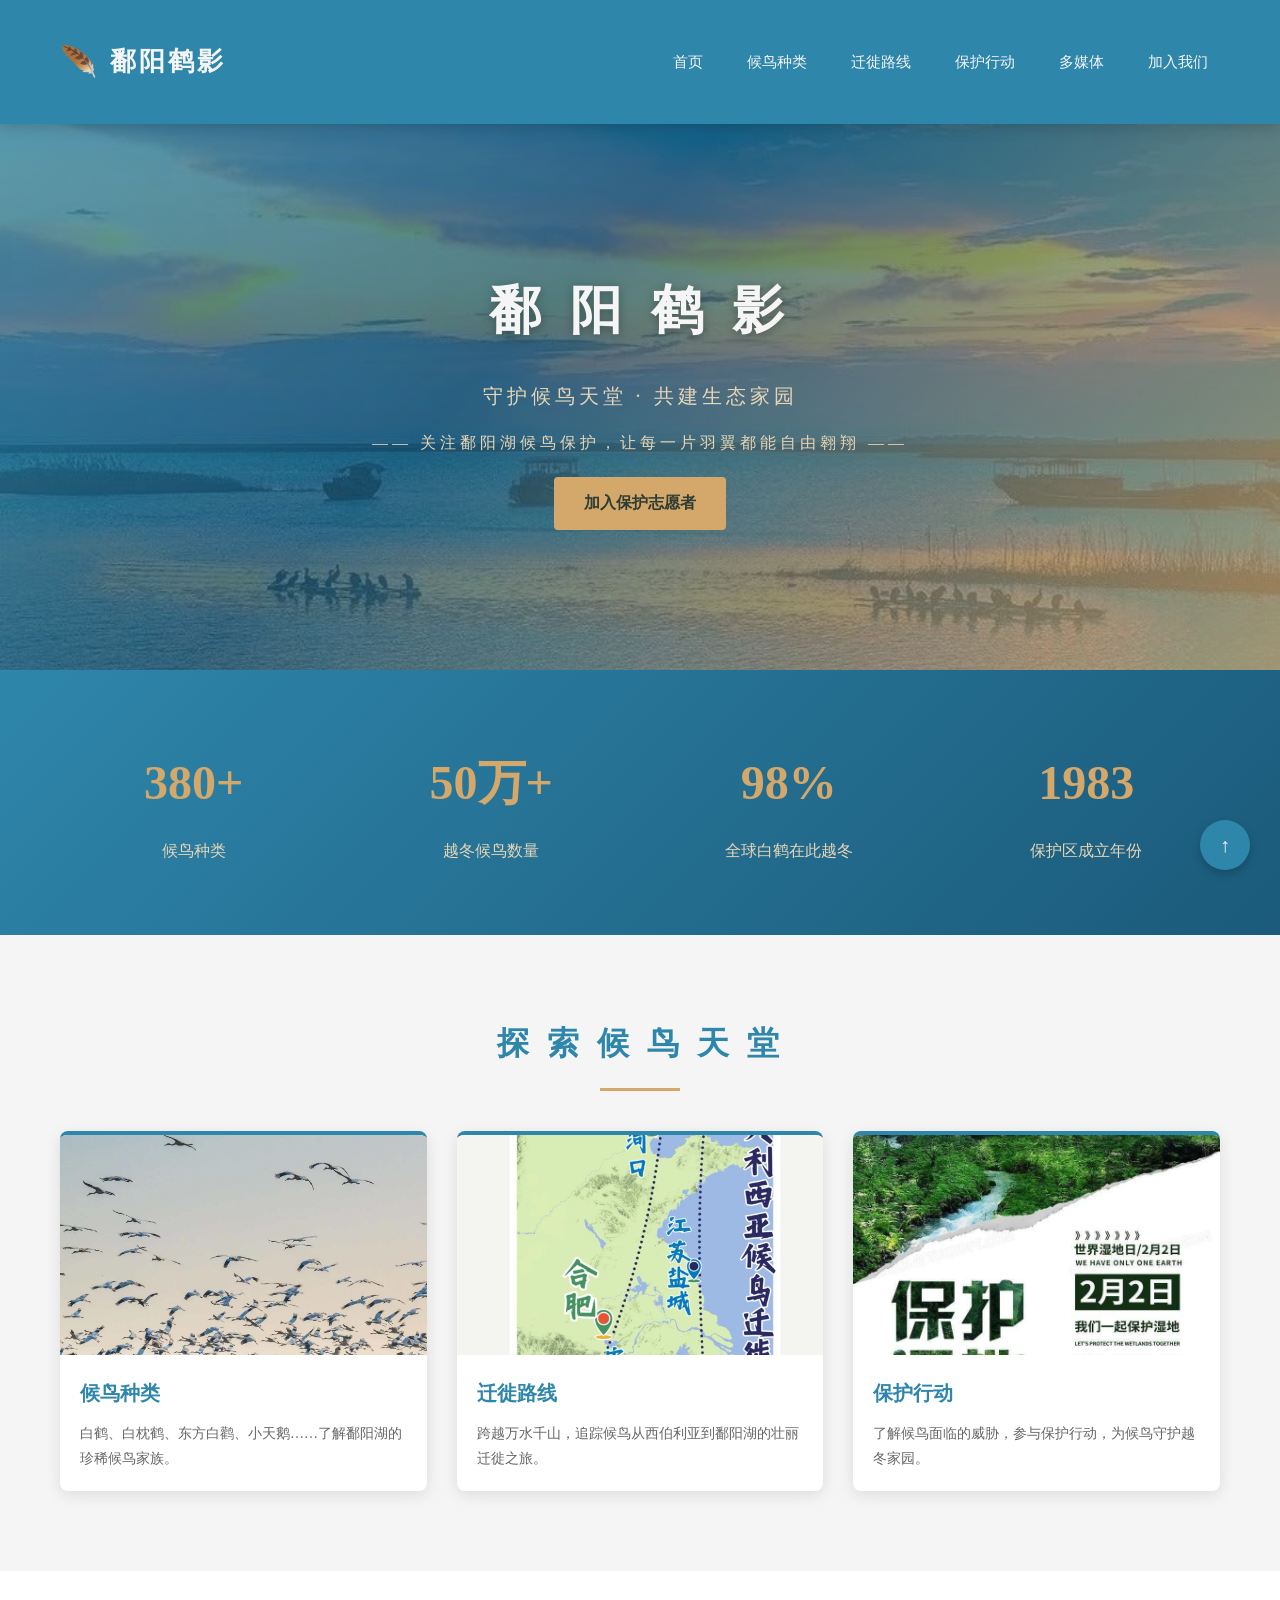
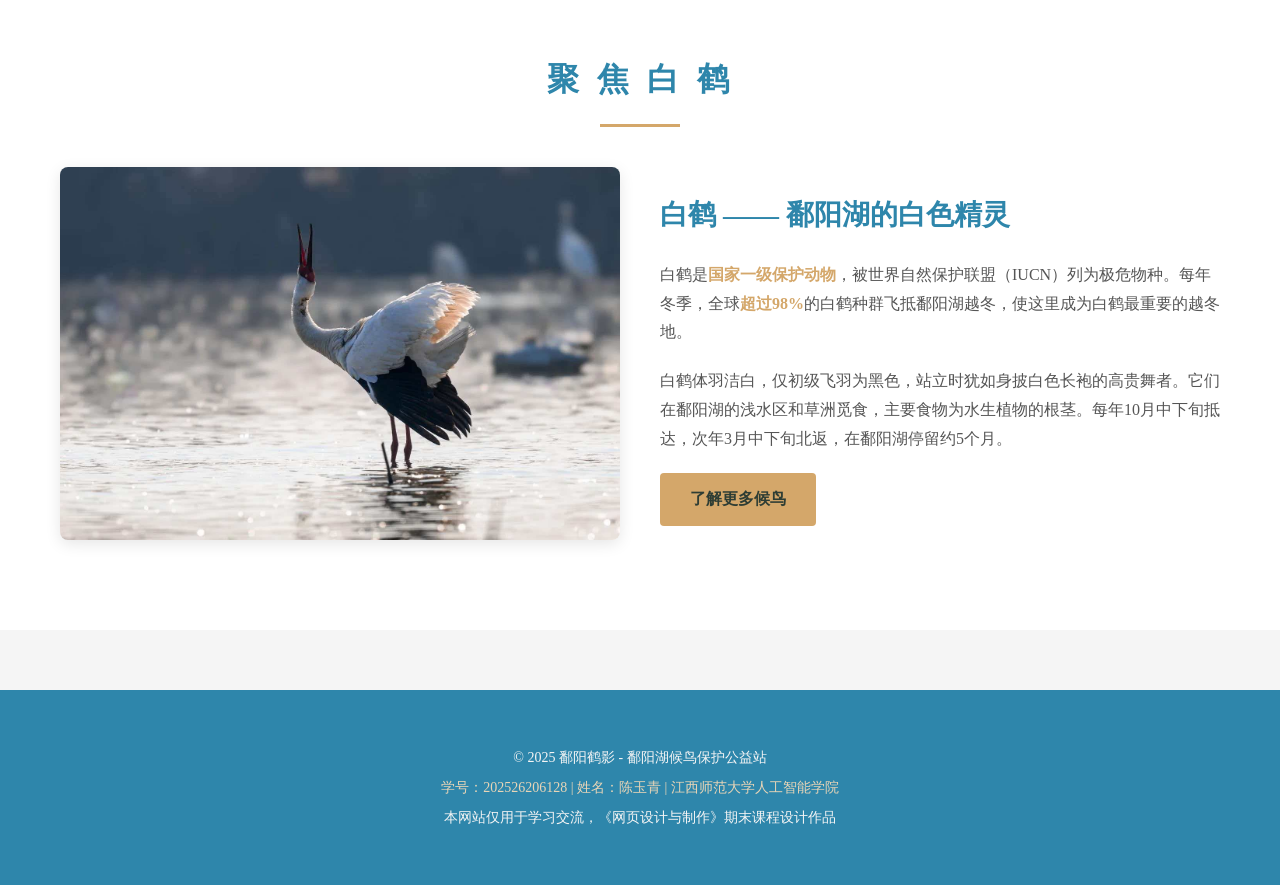
<file: index.html>
<!DOCTYPE html>
<html lang="zh-CN">
<head>
    <meta charset="UTF-8">
    <meta name="viewport" content="width=device-width, initial-scale=1.0">
    <title>鄱阳鹤影 - 鄱阳湖候鸟保护公益站</title>
    <link rel="stylesheet" href="css/style.css">
</head>
<body>

    <!-- 顶部导航栏 -->
    <div id="header">
        <div class="container">
            <div id="logo">
                <span id="logo-icon">🪶</span>鄱阳鹤影
            </div>
            <div id="main-nav">
                <ul>
                    <li><a href="index.html">首页</a></li>
                    <li><a href="pages/species.html">候鸟种类</a></li>
                    <li><a href="pages/migration.html">迁徙路线</a></li>
                    <li><a href="pages/protection.html">保护行动</a></li>
                    <li><a href="pages/multimedia.html">多媒体</a></li>
                    <li><a href="pages/contact.html">加入我们</a></li>
                </ul>
            </div>
        </div>
    </div>

    <!-- Hero区域 -->
    <div id="hero">
        <!-- 飞过的候鸟装饰 -->
        <div class="birds-flying">🕊️</div>
        <div class="birds-flying">🦅</div>
        <div class="birds-flying">🦆</div>
        <div class="container">
            <h1>鄱 阳 鹤 影</h1>
            <p>守护候鸟天堂 · 共建生态家园</p>
            <p style="font-size:16px; margin-top:15px;">—— 关注鄱阳湖候鸟保护，让每一片羽翼都能自由翱翔 ——</p>
            <a href="pages/contact.html" class="btn" style="margin-top:20px;">加入保护志愿者</a>
        </div>
    </div>

    <!-- 数据统计 -->
    <div id="stats">
        <div class="container">
            <div class="stats-grid">
                <div class="stat-item">
                    <div class="stat-number">380+</div>
                    <div class="stat-label">候鸟种类</div>
                </div>
                <div class="stat-item">
                    <div class="stat-number">50万+</div>
                    <div class="stat-label">越冬候鸟数量</div>
                </div>
                <div class="stat-item">
                    <div class="stat-number">98%</div>
                    <div class="stat-label">全球白鹤在此越冬</div>
                </div>
                <div class="stat-item">
                    <div class="stat-number">1983</div>
                    <div class="stat-label">保护区成立年份</div>
                </div>
            </div>
        </div>
    </div>

    <!-- 分类入口卡片 -->
    <div id="intro">
        <div class="container">
            <h2 class="section-title">探 索 候 鸟 天 堂</h2>
            <div class="card-grid">
                <a href="pages/species.html" class="card">
                    <div class="card-image">
                        <img src="images/species-card.jpg" alt="候鸟种类" onerror="this.style.backgroundColor='#E8F0F4';">
                    </div>
                    <div class="card-content">
                        <h3>候鸟种类</h3>
                        <p>白鹤、白枕鹤、东方白鹳、小天鹅……了解鄱阳湖的珍稀候鸟家族。</p>
                    </div>
                </a>
                <a href="pages/migration.html" class="card">
                    <div class="card-image">
                        <img src="images/migration-card.jpg" alt="迁徙路线" onerror="this.style.backgroundColor='#E8F0F4';">
                    </div>
                    <div class="card-content">
                        <h3>迁徙路线</h3>
                        <p>跨越万水千山，追踪候鸟从西伯利亚到鄱阳湖的壮丽迁徙之旅。</p>
                    </div>
                </a>
                <a href="pages/protection.html" class="card">
                    <div class="card-image">
                        <img src="images/protection-card.jpg" alt="保护行动" onerror="this.style.backgroundColor='#E8F0F4';">
                    </div>
                    <div class="card-content">
                        <h3>保护行动</h3>
                        <p>了解候鸟面临的威胁，参与保护行动，为候鸟守护越冬家园。</p>
                    </div>
                </a>
            </div>
        </div>
    </div>

    <!-- 特色展示区域 -->
    <div id="featured">
        <div class="container">
            <h2 class="section-title">聚 焦 白 鹤</h2>
            <div class="featured-grid">
                <div class="featured-image">
                    <img src="images/featured-crane.jpg" alt="白鹤" onerror="this.style.backgroundColor='#E8F0F4';">
                </div>
                <div class="featured-text">
                    <h3>白鹤 —— 鄱阳湖的白色精灵</h3>
                    <p>白鹤是<span class="highlight">国家一级保护动物</span>，被世界自然保护联盟（IUCN）列为极危物种。每年冬季，全球<span class="highlight">超过98%</span>的白鹤种群飞抵鄱阳湖越冬，使这里成为白鹤最重要的越冬地。</p>
                    <p>白鹤体羽洁白，仅初级飞羽为黑色，站立时犹如身披白色长袍的高贵舞者。它们在鄱阳湖的浅水区和草洲觅食，主要食物为水生植物的根茎。每年10月中下旬抵达，次年3月中下旬北返，在鄱阳湖停留约5个月。</p>
                    <a href="pages/species.html" class="btn">了解更多候鸟</a>
                </div>
            </div>
        </div>
    </div>

    <!-- 底部版权 -->
    <div id="footer">
        <div class="container">
            <p>&copy; 2025 鄱阳鹤影 - 鄱阳湖候鸟保护公益站</p>
            <p class="copyright">学号：202526206128 | 姓名：陈玉青 | 江西师范大学人工智能学院</p>
            <p>本网站仅用于学习交流，《网页设计与制作》期末课程设计作品</p>
        </div>
    </div>

    <!-- 返回顶部 -->
    <a href="#" class="back-to-top" title="返回顶部">&#8593;</a>

</body>
</html>
</file>
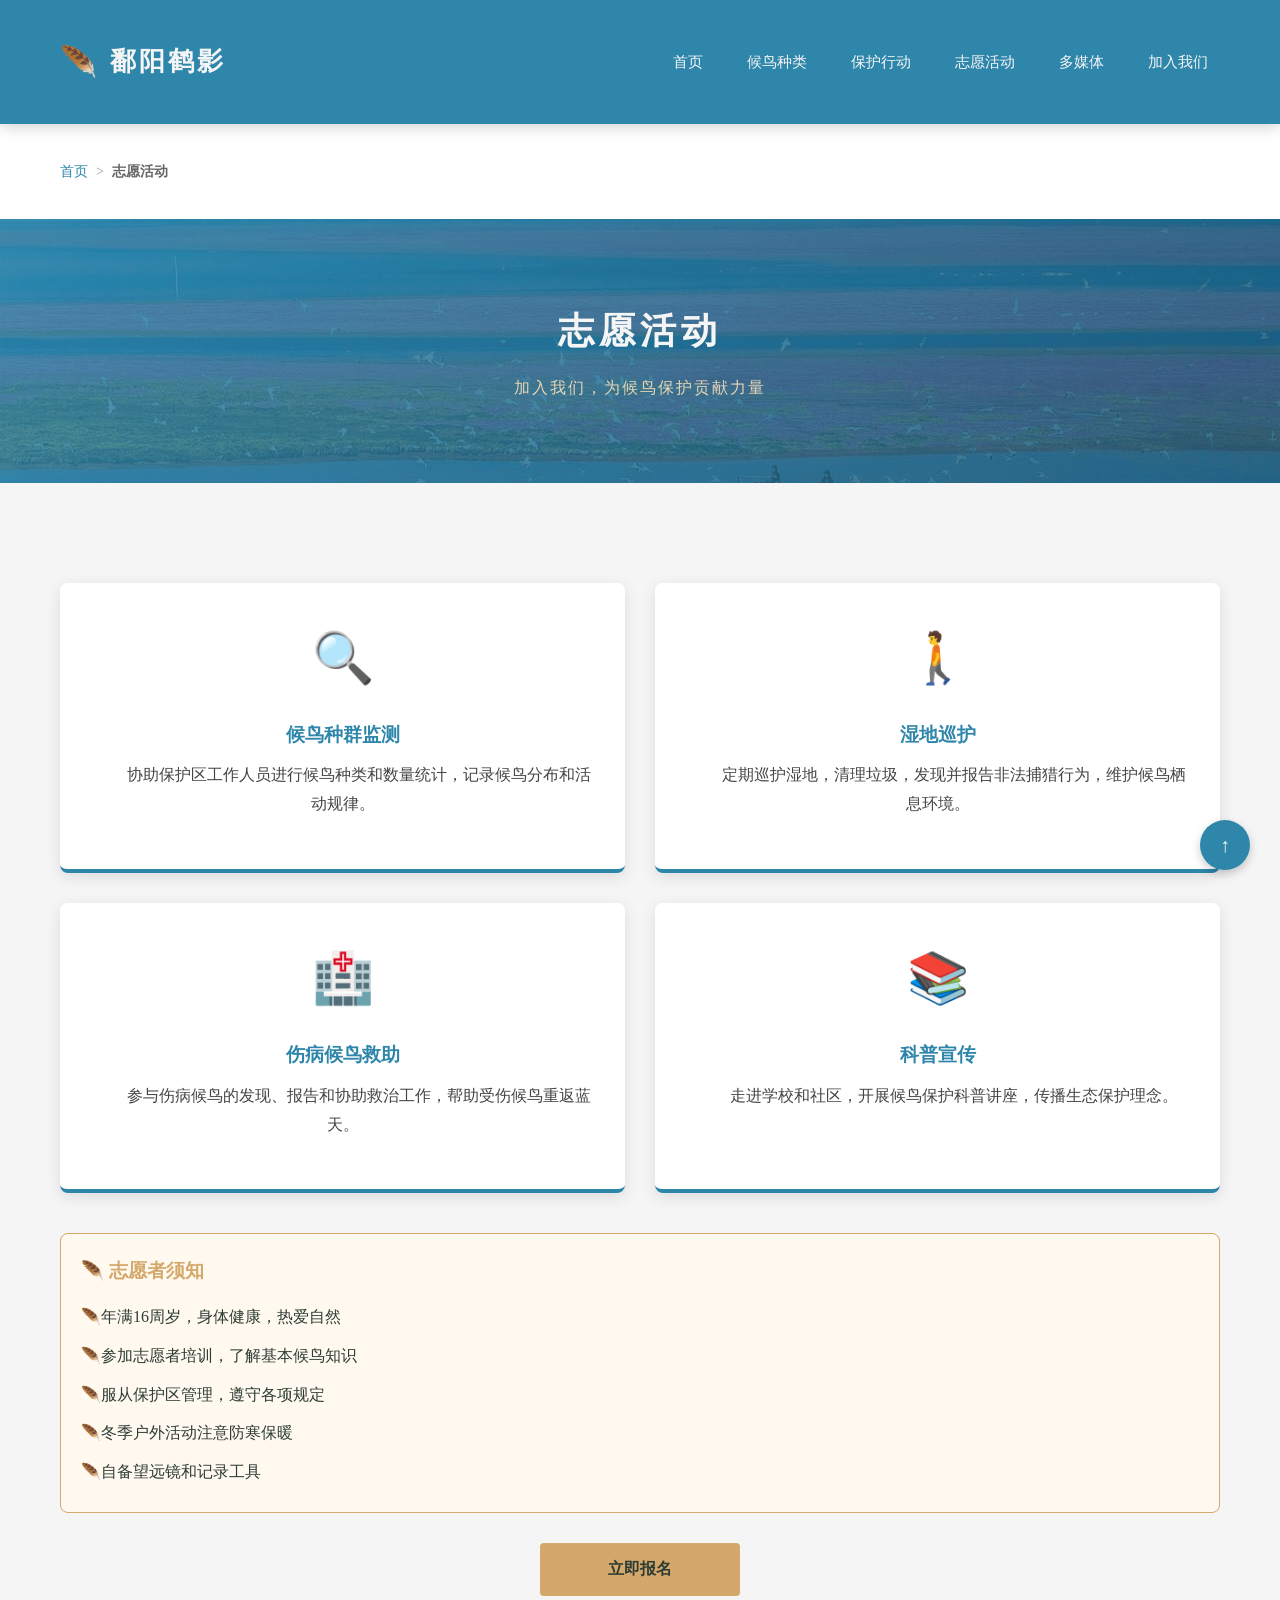
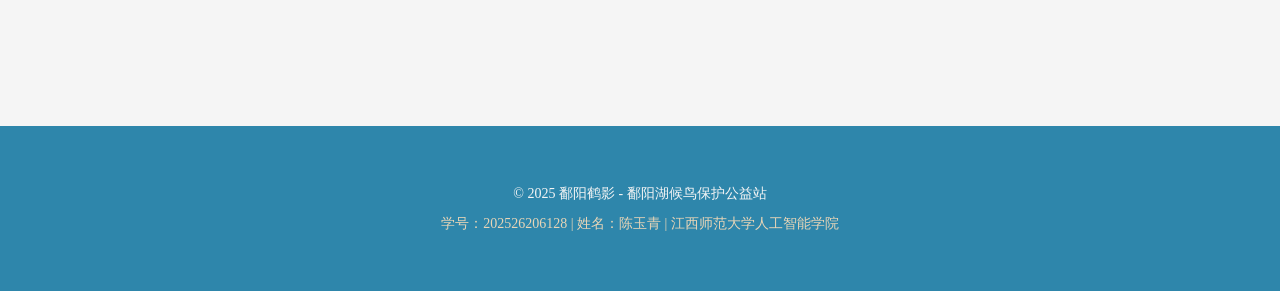
<file: pages/action.html>
<!DOCTYPE html>
<html lang="zh-CN">
<head>
    <meta charset="UTF-8">
    <meta name="viewport" content="width=device-width, initial-scale=1.0">
    <title>志愿活动 - 鄱阳鹤影</title>
    <link rel="stylesheet" href="../css/style.css">
</head>
<body>

    <div id="header">
        <div class="container">
            <div id="logo"><span id="logo-icon">🪶</span>鄱阳鹤影</div>
            <div id="main-nav">
                <ul>
                    <li><a href="../index.html">首页</a></li>
                    <li><a href="species.html">候鸟种类</a></li>
                    <li><a href="protection.html">保护行动</a></li>
                    <li><a href="action.html">志愿活动</a></li>
                    <li><a href="multimedia.html">多媒体</a></li>
                    <li><a href="contact.html">加入我们</a></li>
                </ul>
            </div>
        </div>
    </div>

    <div class="breadcrumb">
        <div class="container">
            <a href="../index.html">首页</a><span>&gt;</span><strong>志愿活动</strong>
        </div>
    </div>

    <div class="page-header">
        <div class="container">
            <h1>志愿活动</h1>
            <p>加入我们，为候鸟保护贡献力量</p>
        </div>
    </div>

    <div class="content-section">
        <div class="container">
            <div class="action-grid">
                <div class="action-card">
                    <div class="action-icon">🔍</div>
                    <h3>候鸟种群监测</h3>
                    <p>协助保护区工作人员进行候鸟种类和数量统计，记录候鸟分布和活动规律。</p>
                </div>
                <div class="action-card">
                    <div class="action-icon">🚶</div>
                    <h3>湿地巡护</h3>
                    <p>定期巡护湿地，清理垃圾，发现并报告非法捕猎行为，维护候鸟栖息环境。</p>
                </div>
                <div class="action-card">
                    <div class="action-icon">🏥</div>
                    <h3>伤病候鸟救助</h3>
                    <p>参与伤病候鸟的发现、报告和协助救治工作，帮助受伤候鸟重返蓝天。</p>
                </div>
                <div class="action-card">
                    <div class="action-icon">📚</div>
                    <h3>科普宣传</h3>
                    <p>走进学校和社区，开展候鸟保护科普讲座，传播生态保护理念。</p>
                </div>
            </div>

            <div class="tip-box" style="margin-top:40px;">
                <h3>🪶 志愿者须知</h3>
                <ul>
                    <li>年满16周岁，身体健康，热爱自然</li>
                    <li>参加志愿者培训，了解基本候鸟知识</li>
                    <li>服从保护区管理，遵守各项规定</li>
                    <li>冬季户外活动注意防寒保暖</li>
                    <li>自备望远镜和记录工具</li>
                </ul>
            </div>

            <a href="contact.html" class="btn" style="display:block; text-align:center; margin-top:30px; width:200px; margin-left:auto; margin-right:auto;">立即报名</a>
        </div>
    </div>

    <div id="footer">
        <div class="container">
            <p>&copy; 2025 鄱阳鹤影 - 鄱阳湖候鸟保护公益站</p>
            <p class="copyright">学号：202526206128 | 姓名：陈玉青 | 江西师范大学人工智能学院</p>
        </div>
    </div>

    <a href="#" class="back-to-top" title="返回顶部">&#8593;</a>

</body>
</html>
</file>
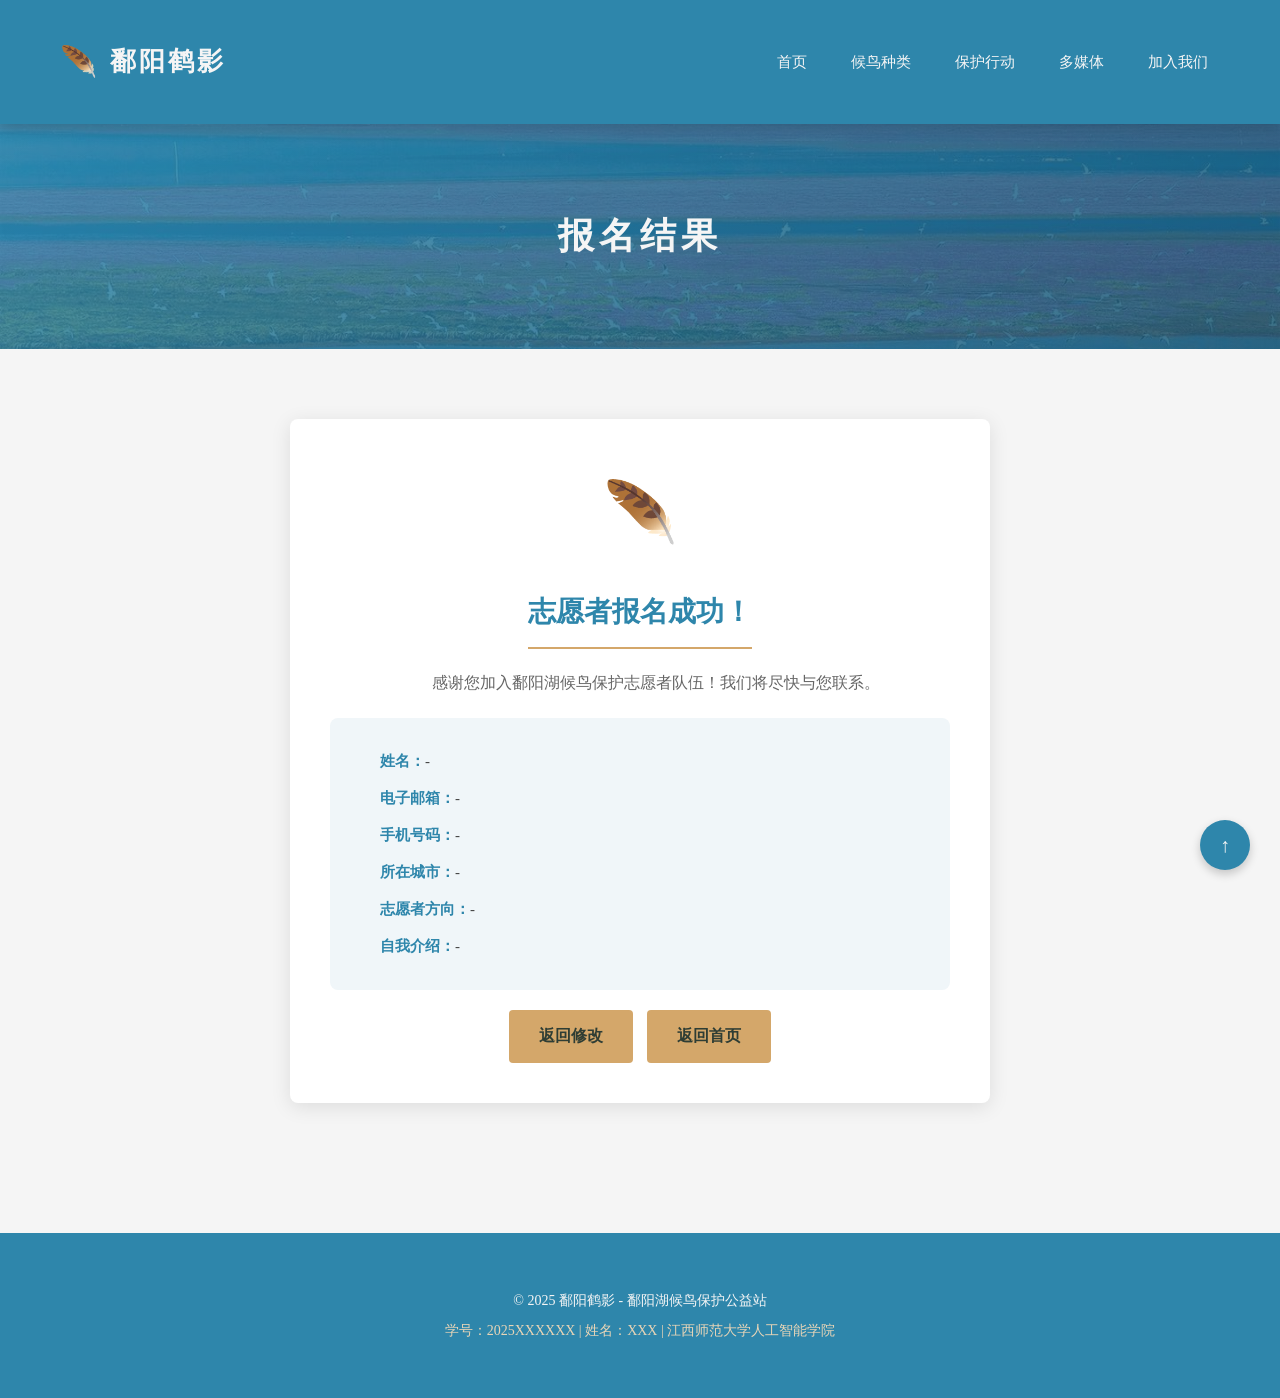
<file: pages/contact-result.html>
<!DOCTYPE html>
<html lang="zh-CN">
<head>
    <meta charset="UTF-8">
    <meta name="viewport" content="width=device-width, initial-scale=1.0">
    <title>报名成功 - 鄱阳鹤影</title>
    <link rel="stylesheet" href="../css/style.css">
</head>
<body>

    <div id="header">
        <div class="container">
            <div id="logo"><span id="logo-icon">🪶</span>鄱阳鹤影</div>
            <div id="main-nav">
                <ul>
                    <li><a href="../index.html">首页</a></li>
                    <li><a href="species.html">候鸟种类</a></li>
                    <li><a href="protection.html">保护行动</a></li>
                    <li><a href="multimedia.html">多媒体</a></li>
                    <li><a href="contact.html">加入我们</a></li>
                </ul>
            </div>
        </div>
    </div>

    <div class="page-header">
        <div class="container">
            <h1>报名结果</h1>
        </div>
    </div>

    <div class="content-section">
        <div class="container">
            <div class="result-card">
                <div class="success-icon">🪶</div>
                <h2>志愿者报名成功！</h2>
                <p style="color:#666; margin-bottom:20px;">感谢您加入鄱阳湖候鸟保护志愿者队伍！我们将尽快与您联系。</p>
                
                <div class="result-info" id="resultInfo">
                    <p><strong>姓名：</strong><span id="displayName">-</span></p>
                    <p><strong>电子邮箱：</strong><span id="displayEmail">-</span></p>
                    <p><strong>手机号码：</strong><span id="displayPhone">-</span></p>
                    <p><strong>所在城市：</strong><span id="displayCity">-</span></p>
                    <p><strong>志愿者方向：</strong><span id="displayDirection">-</span></p>
                    <p><strong>自我介绍：</strong><span id="displayIntro">-</span></p>
                </div>

                <a href="contact.html" class="btn" style="margin-right:10px;">返回修改</a>
                <a href="../index.html" class="btn">返回首页</a>
            </div>
        </div>
    </div>

    <div id="footer">
        <div class="container">
            <p>&copy; 2025 鄱阳鹤影 - 鄱阳湖候鸟保护公益站</p>
            <p class="copyright">学号：2025XXXXXX | 姓名：XXX | 江西师范大学人工智能学院</p>
        </div>
    </div>

    <script>
        function getQueryParam(param) {
            var urlParams = new URLSearchParams(window.location.search);
            return urlParams.get(param) || '-';
        }

        document.getElementById('displayName').textContent = getQueryParam('name');
        document.getElementById('displayEmail').textContent = getQueryParam('email');
        document.getElementById('displayPhone').textContent = getQueryParam('phone');
        document.getElementById('displayCity').textContent = getQueryParam('city');
        document.getElementById('displayDirection').textContent = getQueryParam('direction');
        document.getElementById('displayIntro').textContent = getQueryParam('intro');
    </script>

    <a href="#" class="back-to-top" title="返回顶部">&#8593;</a>

</body>
</html>
</file>
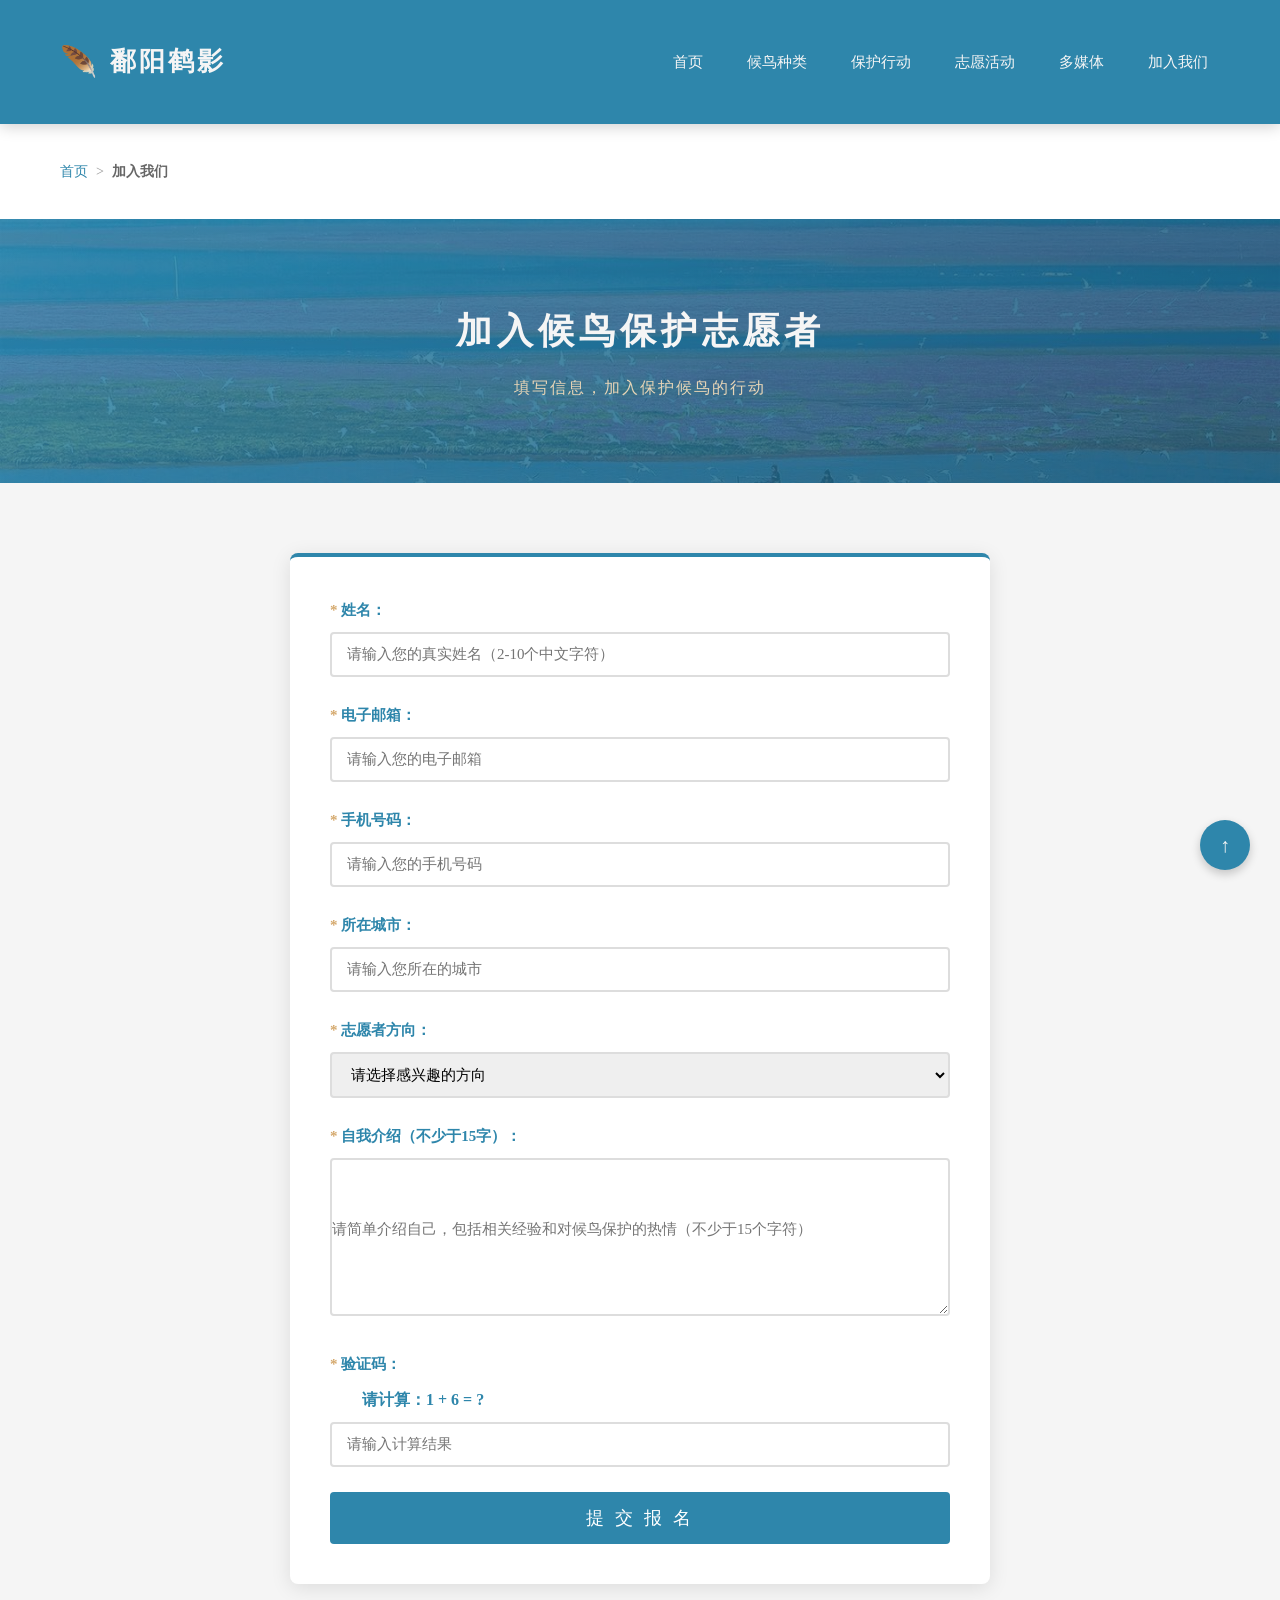
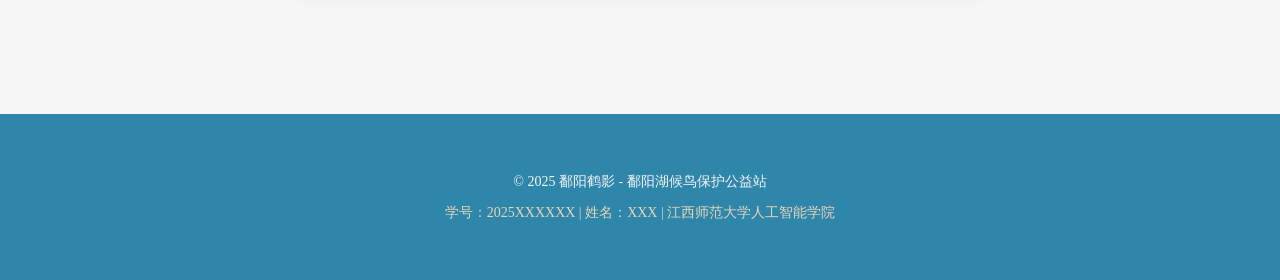
<file: pages/contact.html>
<!DOCTYPE html>
<html lang="zh-CN">
<head>
    <meta charset="UTF-8">
    <meta name="viewport" content="width=device-width, initial-scale=1.0">
    <title>加入我们 - 鄱阳鹤影</title>
    <link rel="stylesheet" href="../css/style.css">
</head>
<body>

    <div id="header">
        <div class="container">
            <div id="logo"><span id="logo-icon">🪶</span>鄱阳鹤影</div>
            <div id="main-nav">
                <ul>
                    <li><a href="../index.html">首页</a></li>
                    <li><a href="species.html">候鸟种类</a></li>
                    <li><a href="protection.html">保护行动</a></li>
                    <li><a href="action.html">志愿活动</a></li>
                    <li><a href="multimedia.html">多媒体</a></li>
                    <li><a href="contact.html">加入我们</a></li>
                </ul>
            </div>
        </div>
    </div>

    <div class="breadcrumb">
        <div class="container">
            <a href="../index.html">首页</a><span>&gt;</span><strong>加入我们</strong>
        </div>
    </div>

    <div class="page-header">
        <div class="container">
            <h1>加入候鸟保护志愿者</h1>
            <p>填写信息，加入保护候鸟的行动</p>
        </div>
    </div>

    <div class="content-section">
        <div class="container">
            <div class="form-container">
                <form id="volunteerForm" action="contact-result.html" method="GET" onsubmit="return validateForm()">
                    
                    <!-- 姓名 -->
                    <div class="form-group" id="nameGroup">
                        <label for="name"><span class="required">*</span> 姓名：</label>
                        <input type="text" id="name" name="name" placeholder="请输入您的真实姓名（2-10个中文字符）" onblur="validateName()">
                        <span class="error-message" id="nameError">请输入2-10个中文字符的真实姓名</span>
                    </div>

                    <!-- 电子邮箱 -->
                    <div class="form-group" id="emailGroup">
                        <label for="email"><span class="required">*</span> 电子邮箱：</label>
                        <input type="text" id="email" name="email" placeholder="请输入您的电子邮箱" onblur="validateEmail()">
                        <span class="error-message" id="emailError">请输入有效的电子邮箱地址</span>
                    </div>

                    <!-- 手机号 -->
                    <div class="form-group" id="phoneGroup">
                        <label for="phone"><span class="required">*</span> 手机号码：</label>
                        <input type="text" id="phone" name="phone" placeholder="请输入您的手机号码" onblur="validatePhone()">
                        <span class="error-message" id="phoneError">请输入有效的中国大陆手机号码</span>
                    </div>

                    <!-- 所在城市 -->
                    <div class="form-group" id="cityGroup">
                        <label for="city"><span class="required">*</span> 所在城市：</label>
                        <input type="text" id="city" name="city" placeholder="请输入您所在的城市" onblur="validateCity()">
                        <span class="error-message" id="cityError">请输入2-20个字符的城市名称</span>
                    </div>

                    <!-- 志愿者方向 -->
                    <div class="form-group">
                        <label for="direction"><span class="required">*</span> 志愿者方向：</label>
                        <select id="direction" name="direction">
                            <option value="">请选择感兴趣的方向</option>
                            <option value="候鸟监测">候鸟种群监测</option>
                            <option value="湿地巡护">湿地巡护</option>
                            <option value="伤病救助">伤病候鸟救助</option>
                            <option value="科普宣传">科普宣传</option>
                            <option value="其他">其他</option>
                        </select>
                        <span class="error-message" id="directionError">请选择志愿者方向</span>
                    </div>

                    <!-- 自我介绍 -->
                    <div class="form-group" id="introGroup">
                        <label for="intro"><span class="required">*</span> 自我介绍（不少于15字）：</label>
                        <textarea id="intro" name="intro" placeholder="请简单介绍自己，包括相关经验和对候鸟保护的热情（不少于15个字符）" onblur="validateIntro()"></textarea>
                        <span class="error-message" id="introError">自我介绍不能少于15个字符</span>
                    </div>

                    <!-- 验证码 -->
                    <div class="form-group" id="captchaGroup">
                        <label for="captcha"><span class="required">*</span> 验证码：</label>
                        <p style="margin-bottom:8px; font-weight:bold; color:#2E86AB;" id="captchaQuestion"></p>
                        <input type="text" id="captcha" name="captcha" placeholder="请输入计算结果" onblur="validateCaptcha()">
                        <span class="error-message" id="captchaError">验证码计算错误</span>
                    </div>

                    <!-- 提交按钮 -->
                    <button type="submit" class="btn-submit">提 交 报 名</button>
                </form>
            </div>
        </div>
    </div>

    <div id="footer">
        <div class="container">
            <p>&copy; 2025 鄱阳鹤影 - 鄱阳湖候鸟保护公益站</p>
            <p class="copyright">学号：2025XXXXXX | 姓名：XXX | 江西师范大学人工智能学院</p>
        </div>
    </div>

    <a href="#" class="back-to-top" title="返回顶部">&#8593;</a>

    <!-- JavaScript 表单验证 -->
    <script>
        // 生成随机验证码
        var captchaAnswer;
        function generateCaptcha() {
            var num1 = Math.floor(Math.random() * 15) + 1;
            var num2 = Math.floor(Math.random() * 15) + 1;
            var operators = ['+', '-', '×'];
            var op = operators[Math.floor(Math.random() * 3)];
            
            var question;
            switch(op) {
                case '+':
                    captchaAnswer = num1 + num2;
                    question = num1 + ' + ' + num2 + ' = ?';
                    break;
                case '-':
                    if (num1 < num2) { var temp = num1; num1 = num2; num2 = temp; }
                    captchaAnswer = num1 - num2;
                    question = num1 + ' - ' + num2 + ' = ?';
                    break;
                case '×':
                    captchaAnswer = num1 * num2;
                    question = num1 + ' × ' + num2 + ' = ?';
                    break;
            }
            document.getElementById('captchaQuestion').textContent = '请计算：' + question;
        }
        
        window.onload = function() {
            generateCaptcha();
        };

        function clearError(groupId) {
            var group = document.getElementById(groupId);
            group.classList.remove('error');
            group.classList.remove('success');
        }

        function showError(groupId) {
            var group = document.getElementById(groupId);
            group.classList.add('error');
            group.classList.remove('success');
        }

        function showSuccess(groupId) {
            var group = document.getElementById(groupId);
            group.classList.remove('error');
            group.classList.add('success');
        }

        // 1. 姓名校验：2-10个中文字符
        function validateName() {
            var name = document.getElementById('name').value.trim();
            var regex = /^[\u4e00-\u9fa5]{2,10}$/;
            if (regex.test(name)) {
                showSuccess('nameGroup');
                return true;
            } else {
                showError('nameGroup');
                return false;
            }
        }

        // 2. 邮箱校验
        function validateEmail() {
            var email = document.getElementById('email').value.trim();
            var regex = /^[a-zA-Z0-9._%+-]+@[a-zA-Z0-9.-]+\.[a-zA-Z]{2,}$/;
            if (regex.test(email)) {
                showSuccess('emailGroup');
                return true;
            } else {
                showError('emailGroup');
                return false;
            }
        }

        // 3. 手机号校验：中国大陆手机号
        function validatePhone() {
            var phone = document.getElementById('phone').value.trim();
            var regex = /^1[3-9]\d{9}$/;
            if (regex.test(phone)) {
                showSuccess('phoneGroup');
                return true;
            } else {
                showError('phoneGroup');
                return false;
            }
        }

        // 4. 城市校验
        function validateCity() {
            var city = document.getElementById('city').value.trim();
            if (city.length >= 2 && city.length <= 20) {
                showSuccess('cityGroup');
                return true;
            } else {
                showError('cityGroup');
                return false;
            }
        }

        // 5. 志愿者方向校验
        function validateDirection() {
            var direction = document.getElementById('direction').value;
            if (direction !== '') {
                document.getElementById('directionError').style.display = 'none';
                return true;
            } else {
                document.getElementById('directionError').style.display = 'block';
                return false;
            }
        }

        // 6. 自我介绍校验：不少于15个字符
        function validateIntro() {
            var intro = document.getElementById('intro').value.trim();
            if (intro.length >= 15) {
                showSuccess('introGroup');
                return true;
            } else {
                showError('introGroup');
                return false;
            }
        }

        // 7. 验证码校验
        function validateCaptcha() {
            var captchaInput = document.getElementById('captcha').value.trim();
            if (parseInt(captchaInput) === captchaAnswer) {
                showSuccess('captchaGroup');
                return true;
            } else {
                showError('captchaGroup');
                return false;
            }
        }

        // 整体表单验证
        function validateForm() {
            var isNameValid = validateName();
            var isEmailValid = validateEmail();
            var isPhoneValid = validatePhone();
            var isCityValid = validateCity();
            var isDirectionValid = validateDirection();
            var isIntroValid = validateIntro();
            var isCaptchaValid = validateCaptcha();

            if (!isNameValid || !isEmailValid || !isPhoneValid || !isCityValid || !isDirectionValid || !isIntroValid || !isCaptchaValid) {
                alert('请检查并修正表单中的错误信息后再提交。');
                generateCaptcha();
                document.getElementById('captcha').value = '';
                clearError('captchaGroup');
                return false;
            }
            return true;
        }
    </script>

</body>
</html>
</file>
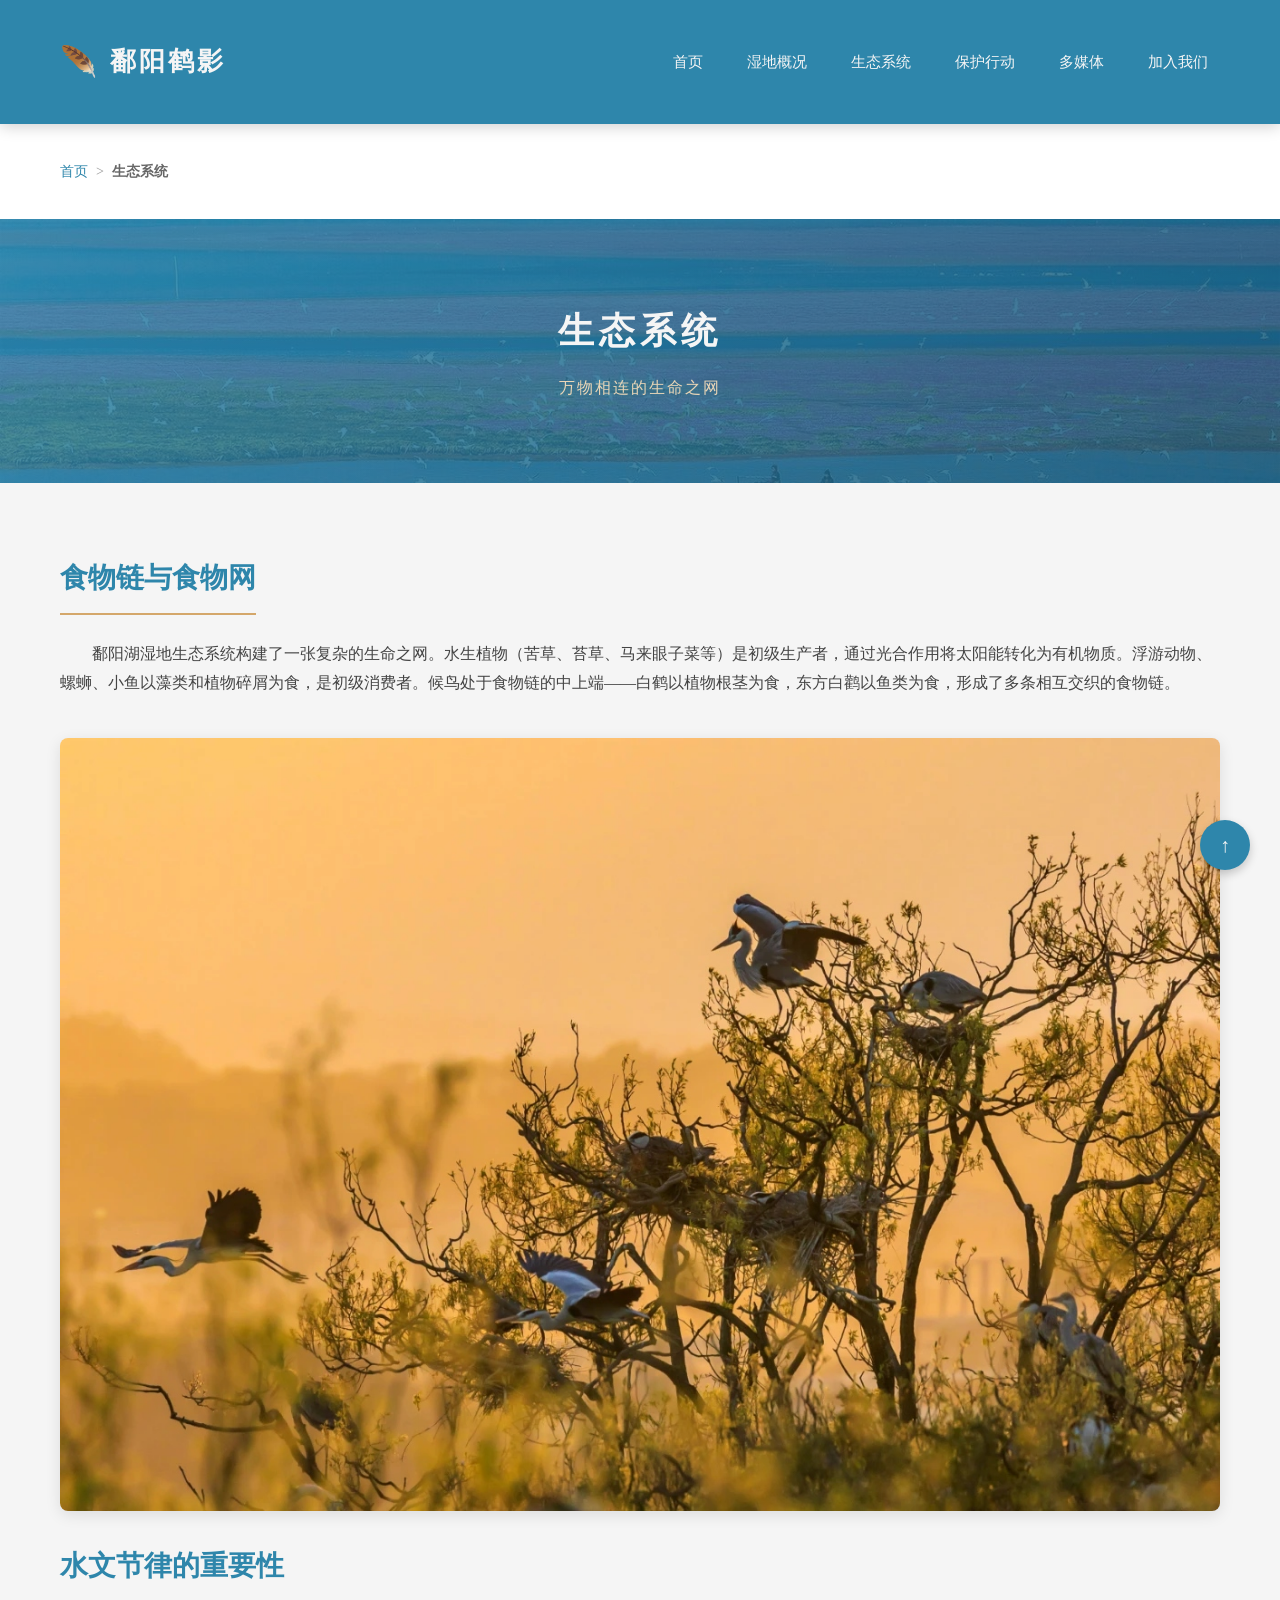
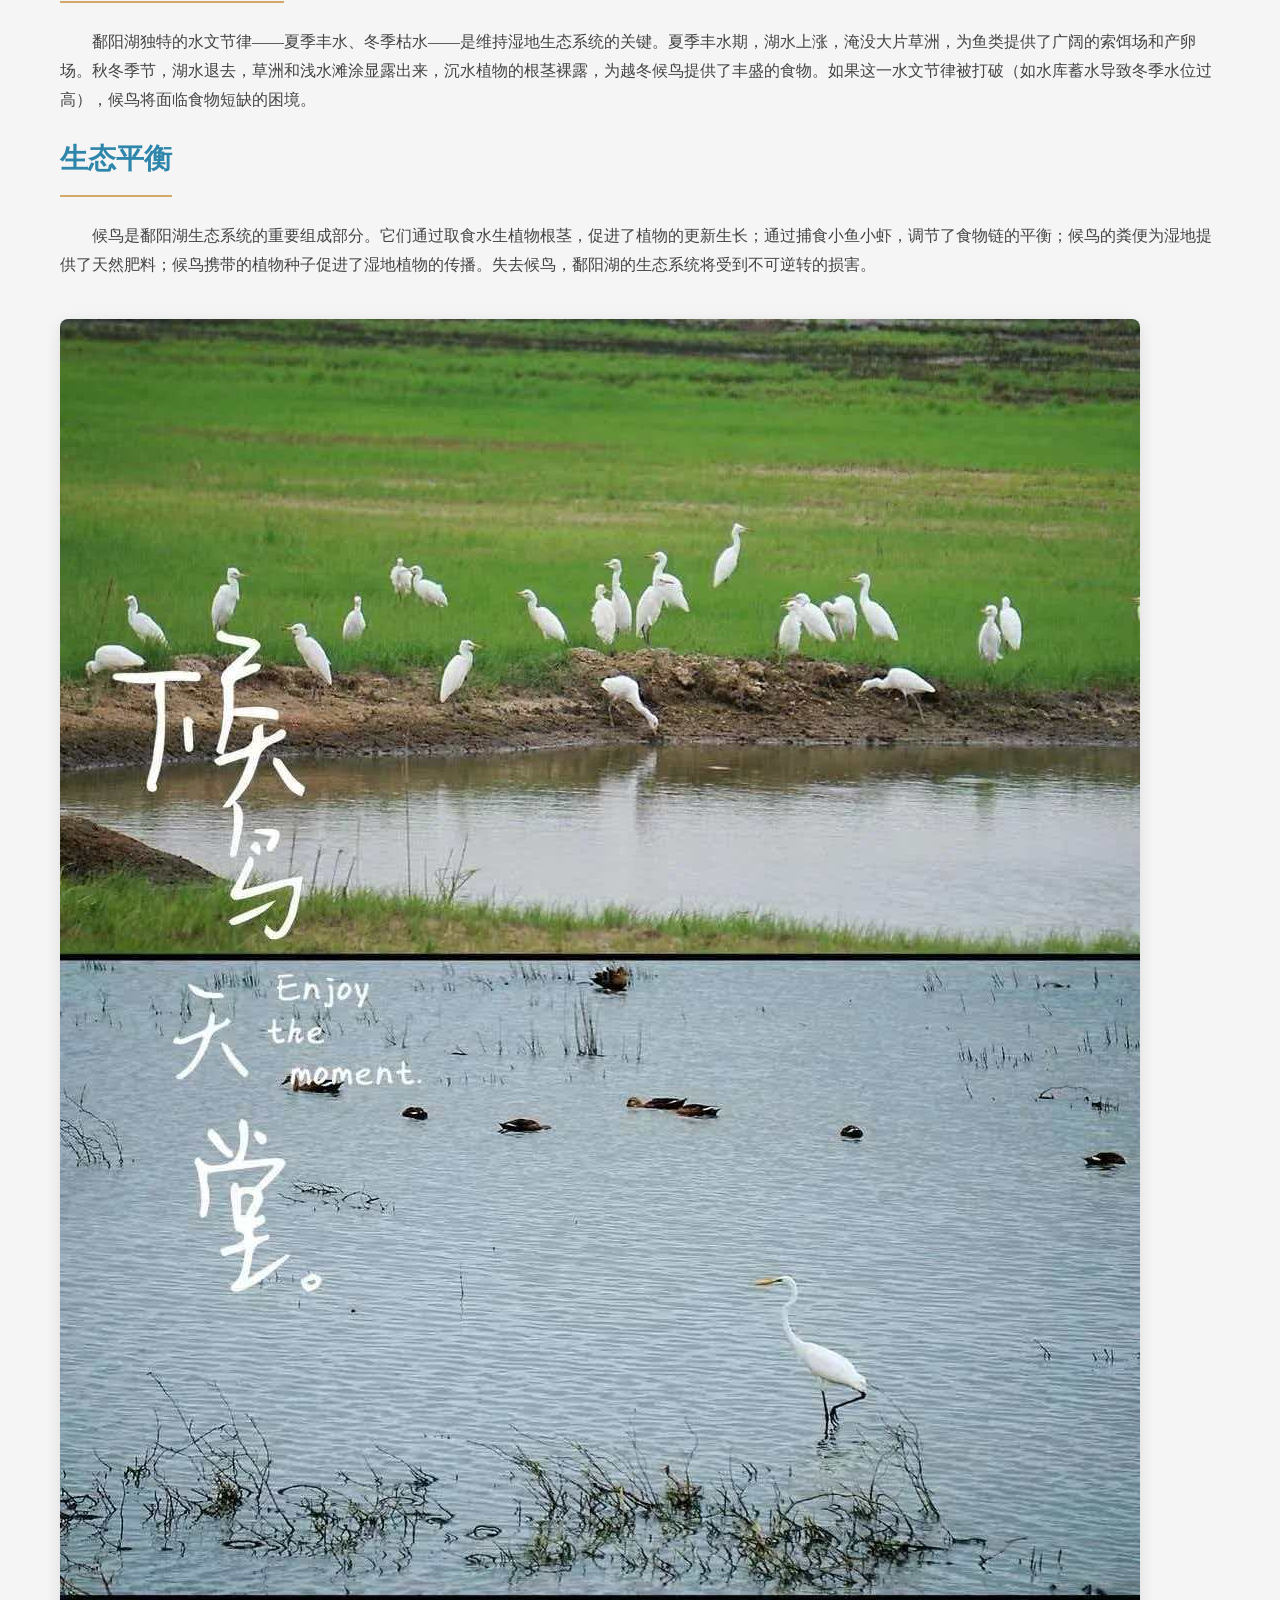
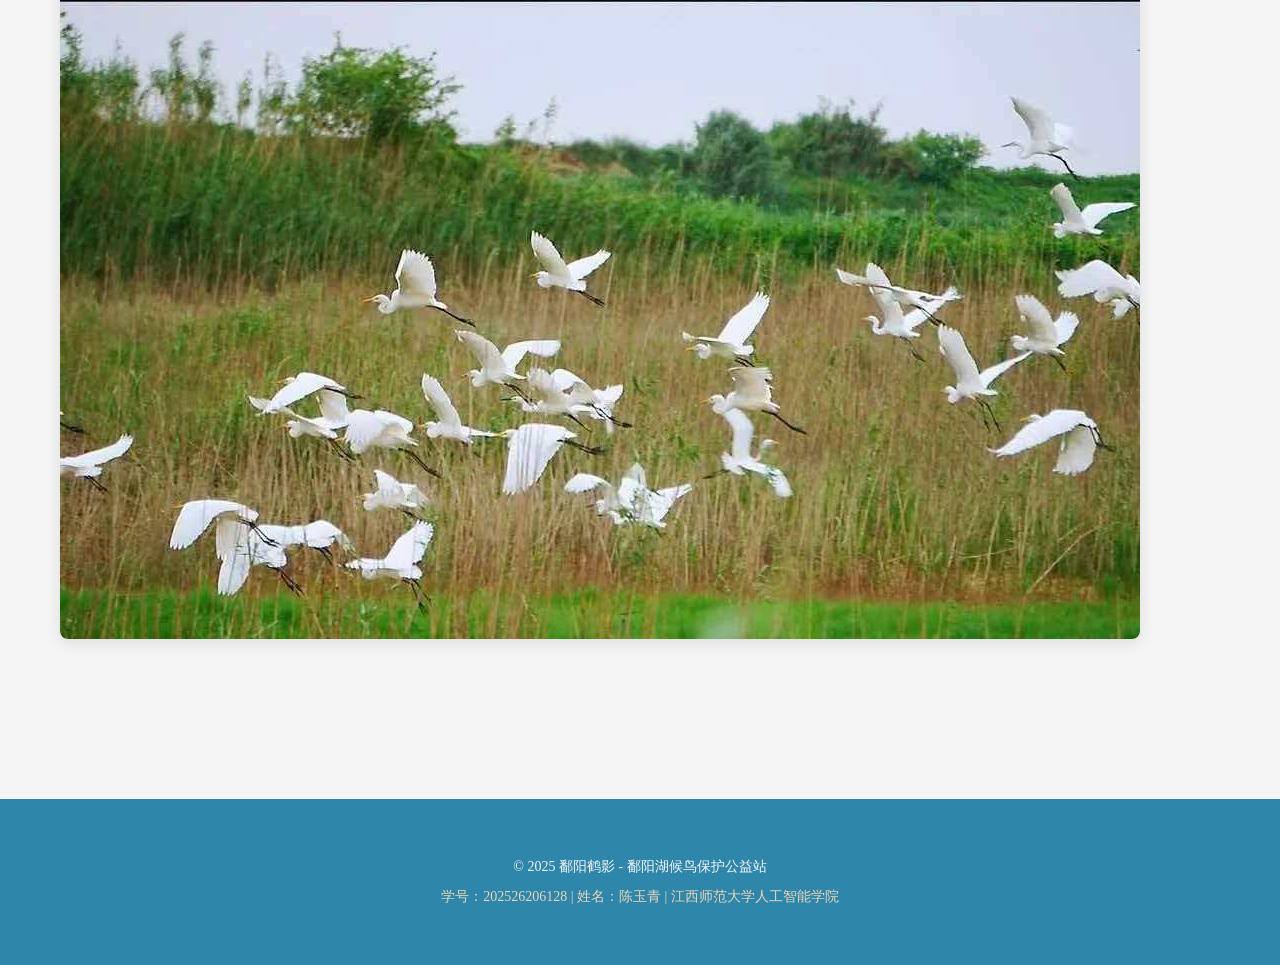
<file: pages/ecosystem.html>
<!DOCTYPE html>
<html lang="zh-CN">
<head>
    <meta charset="UTF-8">
    <meta name="viewport" content="width=device-width, initial-scale=1.0">
    <title>生态系统 - 鄱阳鹤影</title>
    <link rel="stylesheet" href="../css/style.css">
</head>
<body>

    <div id="header">
        <div class="container">
            <div id="logo"><span id="logo-icon">🪶</span>鄱阳鹤影</div>
            <div id="main-nav">
                <ul>
                    <li><a href="../index.html">首页</a></li>
                    <li><a href="wetland.html">湿地概况</a></li>
                    <li><a href="ecosystem.html">生态系统</a></li>
                    <li><a href="protection.html">保护行动</a></li>
                    <li><a href="multimedia.html">多媒体</a></li>
                    <li><a href="contact.html">加入我们</a></li>
                </ul>
            </div>
        </div>
    </div>

    <div class="breadcrumb">
        <div class="container">
            <a href="../index.html">首页</a><span>&gt;</span><strong>生态系统</strong>
        </div>
    </div>

    <div class="page-header">
        <div class="container">
            <h1>生态系统</h1>
            <p>万物相连的生命之网</p>
        </div>
    </div>

    <div class="content-section">
        <div class="container">
            <h2>食物链与食物网</h2>
            <p>鄱阳湖湿地生态系统构建了一张复杂的生命之网。水生植物（苦草、苔草、马来眼子菜等）是初级生产者，通过光合作用将太阳能转化为有机物质。浮游动物、螺蛳、小鱼以藻类和植物碎屑为食，是初级消费者。候鸟处于食物链的中上端——白鹤以植物根茎为食，东方白鹳以鱼类为食，形成了多条相互交织的食物链。</p>
            <img src="../images/ecosystem-web.jpg" alt="鄱阳湖食物网" onerror="this.style.display='none';">

            <h2>水文节律的重要性</h2>
            <p>鄱阳湖独特的水文节律——夏季丰水、冬季枯水——是维持湿地生态系统的关键。夏季丰水期，湖水上涨，淹没大片草洲，为鱼类提供了广阔的索饵场和产卵场。秋冬季节，湖水退去，草洲和浅水滩涂显露出来，沉水植物的根茎裸露，为越冬候鸟提供了丰盛的食物。如果这一水文节律被打破（如水库蓄水导致冬季水位过高），候鸟将面临食物短缺的困境。</p>

            <h2>生态平衡</h2>
            <p>候鸟是鄱阳湖生态系统的重要组成部分。它们通过取食水生植物根茎，促进了植物的更新生长；通过捕食小鱼小虾，调节了食物链的平衡；候鸟的粪便为湿地提供了天然肥料；候鸟携带的植物种子促进了湿地植物的传播。失去候鸟，鄱阳湖的生态系统将受到不可逆转的损害。</p>
            <img src="../images/ecosystem-balance.jpg" alt="生态平衡" onerror="this.style.display='none';">
        </div>
    </div>

    <div id="footer">
        <div class="container">
            <p>&copy; 2025 鄱阳鹤影 - 鄱阳湖候鸟保护公益站</p>
            <p class="copyright">学号：202526206128 | 姓名：陈玉青 | 江西师范大学人工智能学院</p>
        </div>
    </div>

    <a href="#" class="back-to-top" title="返回顶部">&#8593;</a>

</body>
</html>
</file>
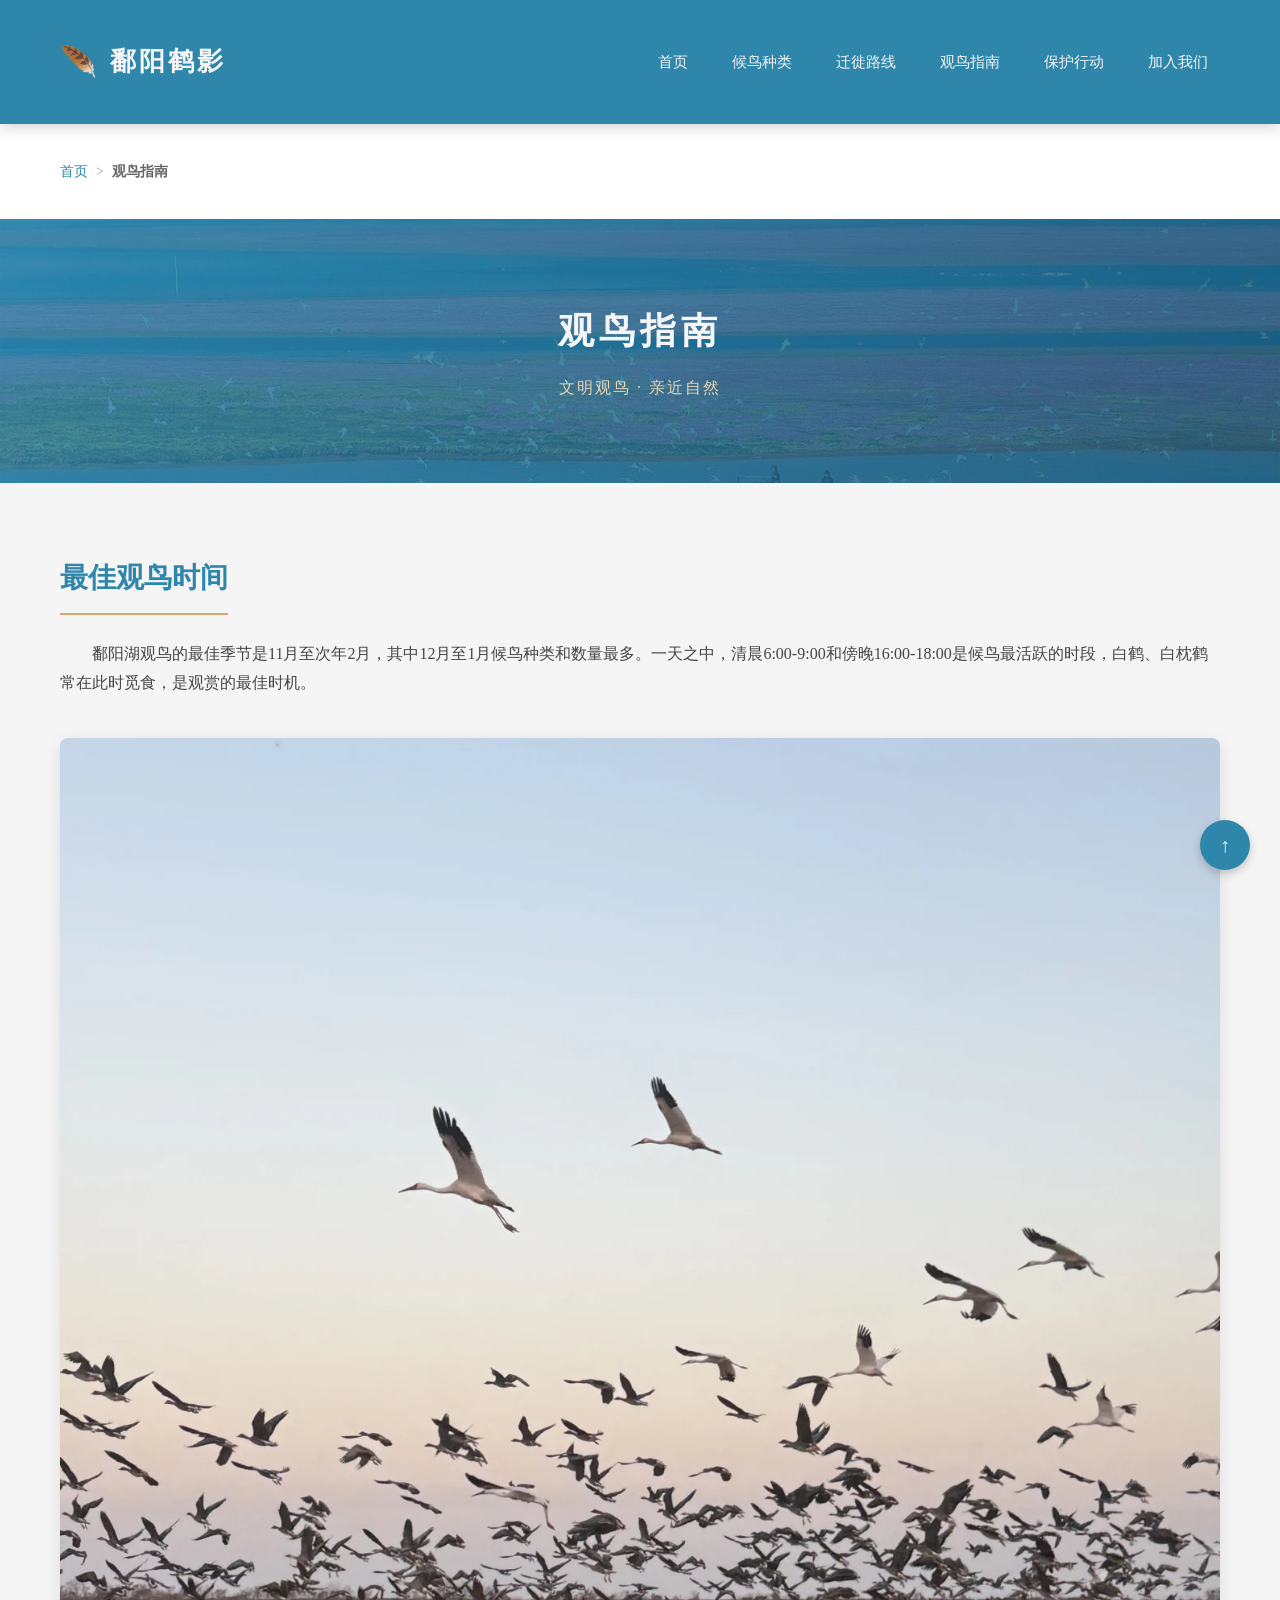
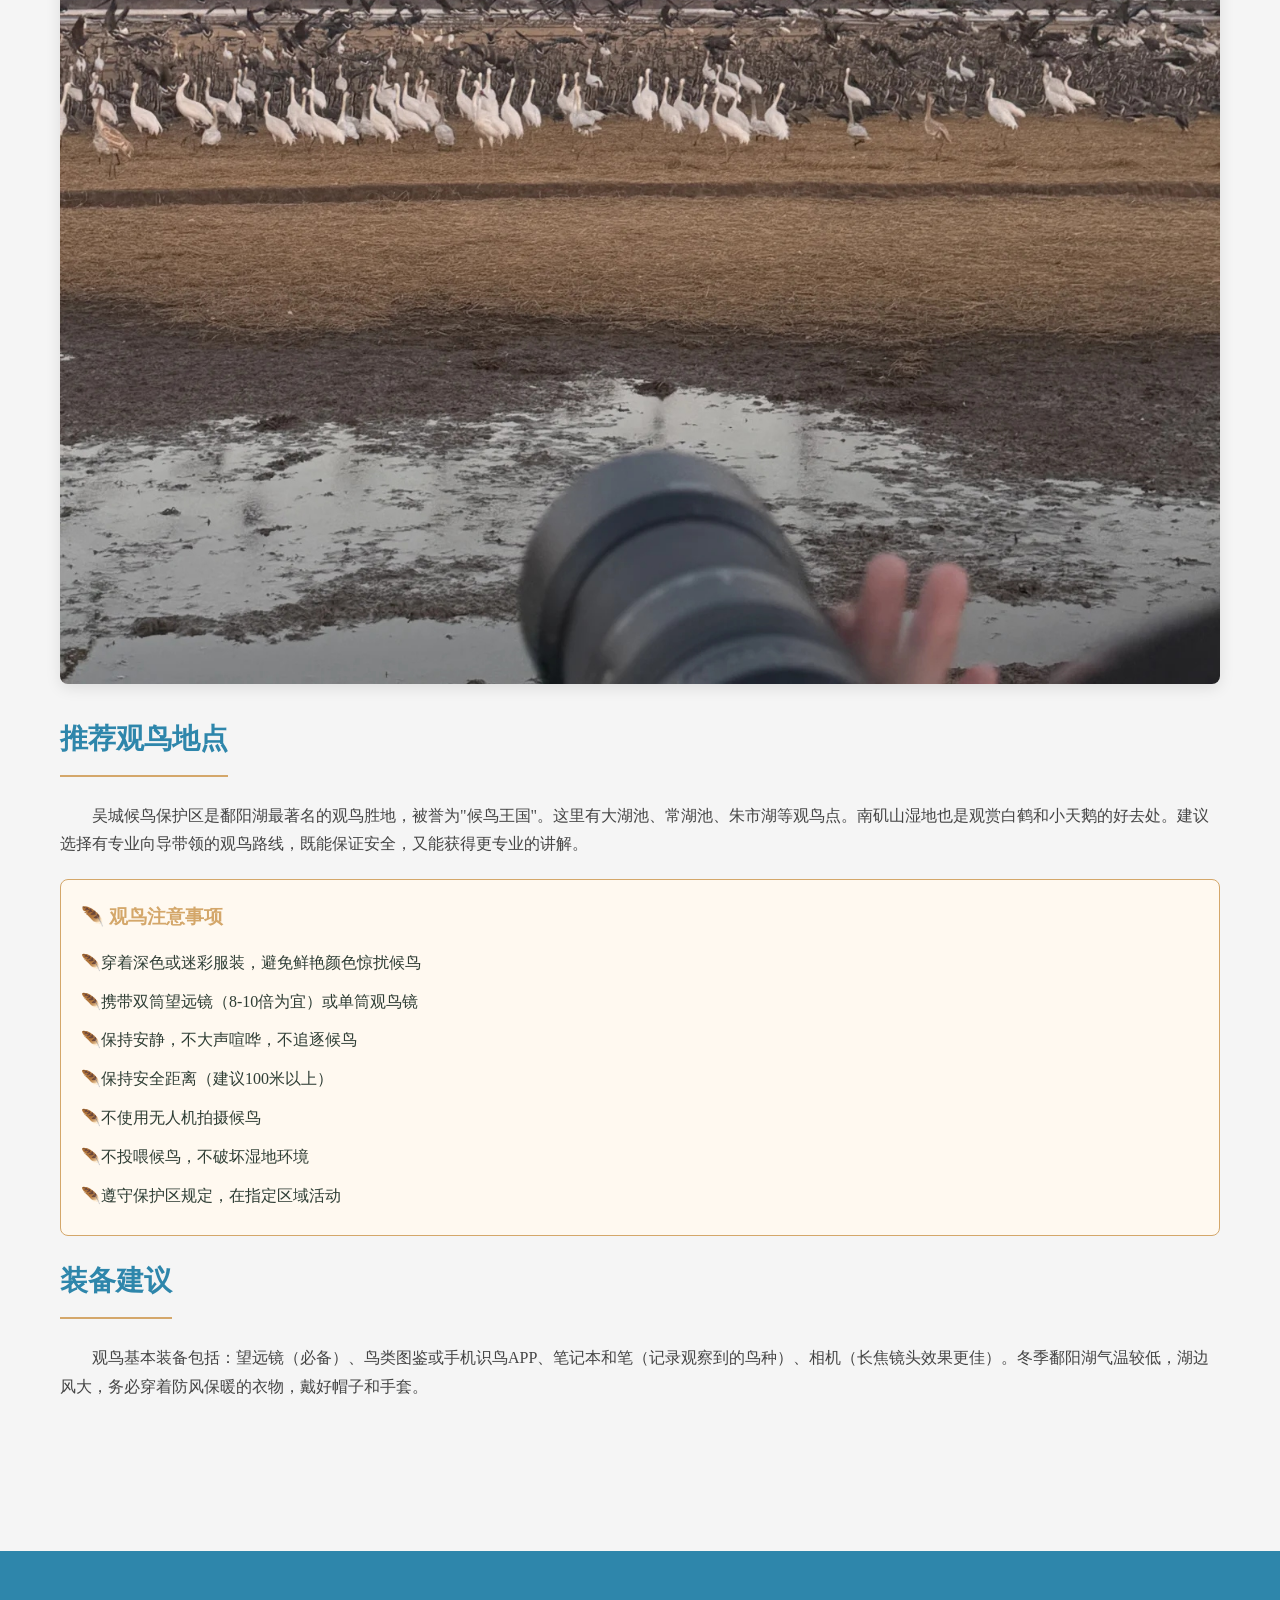
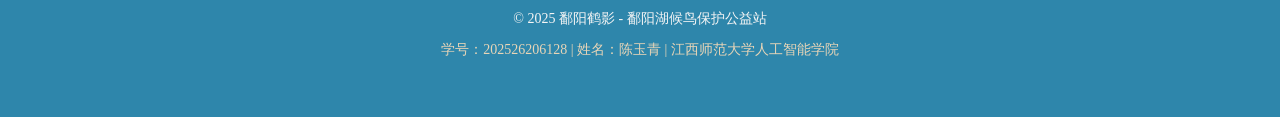
<file: pages/guide.html>
<!DOCTYPE html>
<html lang="zh-CN">
<head>
    <meta charset="UTF-8">
    <meta name="viewport" content="width=device-width, initial-scale=1.0">
    <title>观鸟指南 - 鄱阳鹤影</title>
    <link rel="stylesheet" href="../css/style.css">
</head>
<body>

    <div id="header">
        <div class="container">
            <div id="logo"><span id="logo-icon">🪶</span>鄱阳鹤影</div>
            <div id="main-nav">
                <ul>
                    <li><a href="../index.html">首页</a></li>
                    <li><a href="species.html">候鸟种类</a></li>
                    <li><a href="migration.html">迁徙路线</a></li>
                    <li><a href="guide.html">观鸟指南</a></li>
                    <li><a href="protection.html">保护行动</a></li>
                    <li><a href="contact.html">加入我们</a></li>
                </ul>
            </div>
        </div>
    </div>

    <div class="breadcrumb">
        <div class="container">
            <a href="../index.html">首页</a><span>&gt;</span><strong>观鸟指南</strong>
        </div>
    </div>

    <div class="page-header">
        <div class="container">
            <h1>观鸟指南</h1>
            <p>文明观鸟 · 亲近自然</p>
        </div>
    </div>

    <div class="content-section">
        <div class="container">
            <h2>最佳观鸟时间</h2>
            <p>鄱阳湖观鸟的最佳季节是11月至次年2月，其中12月至1月候鸟种类和数量最多。一天之中，清晨6:00-9:00和傍晚16:00-18:00是候鸟最活跃的时段，白鹤、白枕鹤常在此时觅食，是观赏的最佳时机。</p>
            <img src="../images/guide-watching.jpg" alt="观鸟" onerror="this.style.display='none';">

            <h2>推荐观鸟地点</h2>
            <p>吴城候鸟保护区是鄱阳湖最著名的观鸟胜地，被誉为"候鸟王国"。这里有大湖池、常湖池、朱市湖等观鸟点。南矶山湿地也是观赏白鹤和小天鹅的好去处。建议选择有专业向导带领的观鸟路线，既能保证安全，又能获得更专业的讲解。</p>

            <div class="tip-box">
                <h3>🪶 观鸟注意事项</h3>
                <ul>
                    <li>穿着深色或迷彩服装，避免鲜艳颜色惊扰候鸟</li>
                    <li>携带双筒望远镜（8-10倍为宜）或单筒观鸟镜</li>
                    <li>保持安静，不大声喧哗，不追逐候鸟</li>
                    <li>保持安全距离（建议100米以上）</li>
                    <li>不使用无人机拍摄候鸟</li>
                    <li>不投喂候鸟，不破坏湿地环境</li>
                    <li>遵守保护区规定，在指定区域活动</li>
                </ul>
            </div>

            <h2>装备建议</h2>
            <p>观鸟基本装备包括：望远镜（必备）、鸟类图鉴或手机识鸟APP、笔记本和笔（记录观察到的鸟种）、相机（长焦镜头效果更佳）。冬季鄱阳湖气温较低，湖边风大，务必穿着防风保暖的衣物，戴好帽子和手套。</p>
        </div>
    </div>

    <div id="footer">
        <div class="container">
            <p>&copy; 2025 鄱阳鹤影 - 鄱阳湖候鸟保护公益站</p>
            <p class="copyright">学号：202526206128 | 姓名：陈玉青 | 江西师范大学人工智能学院</p>
        </div>
    </div>

    <a href="#" class="back-to-top" title="返回顶部">&#8593;</a>

</body>
</html>
</file>
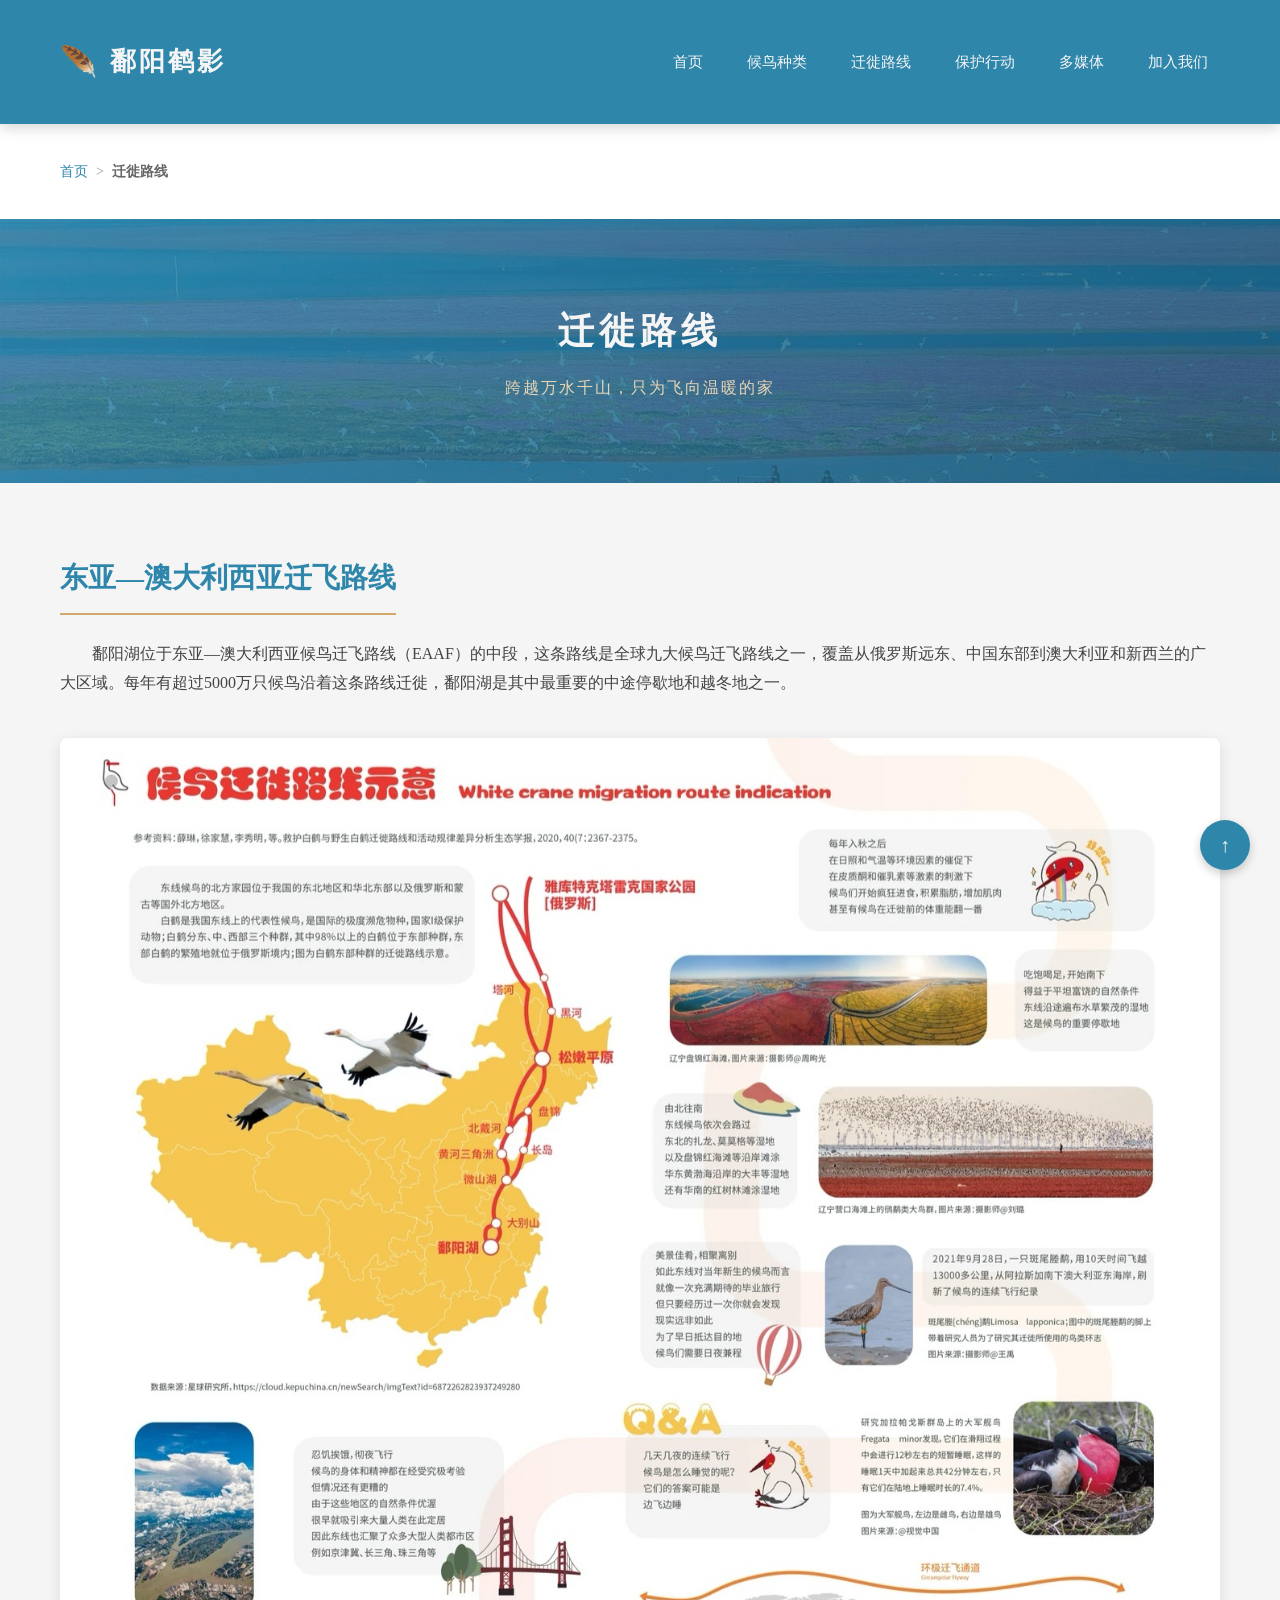
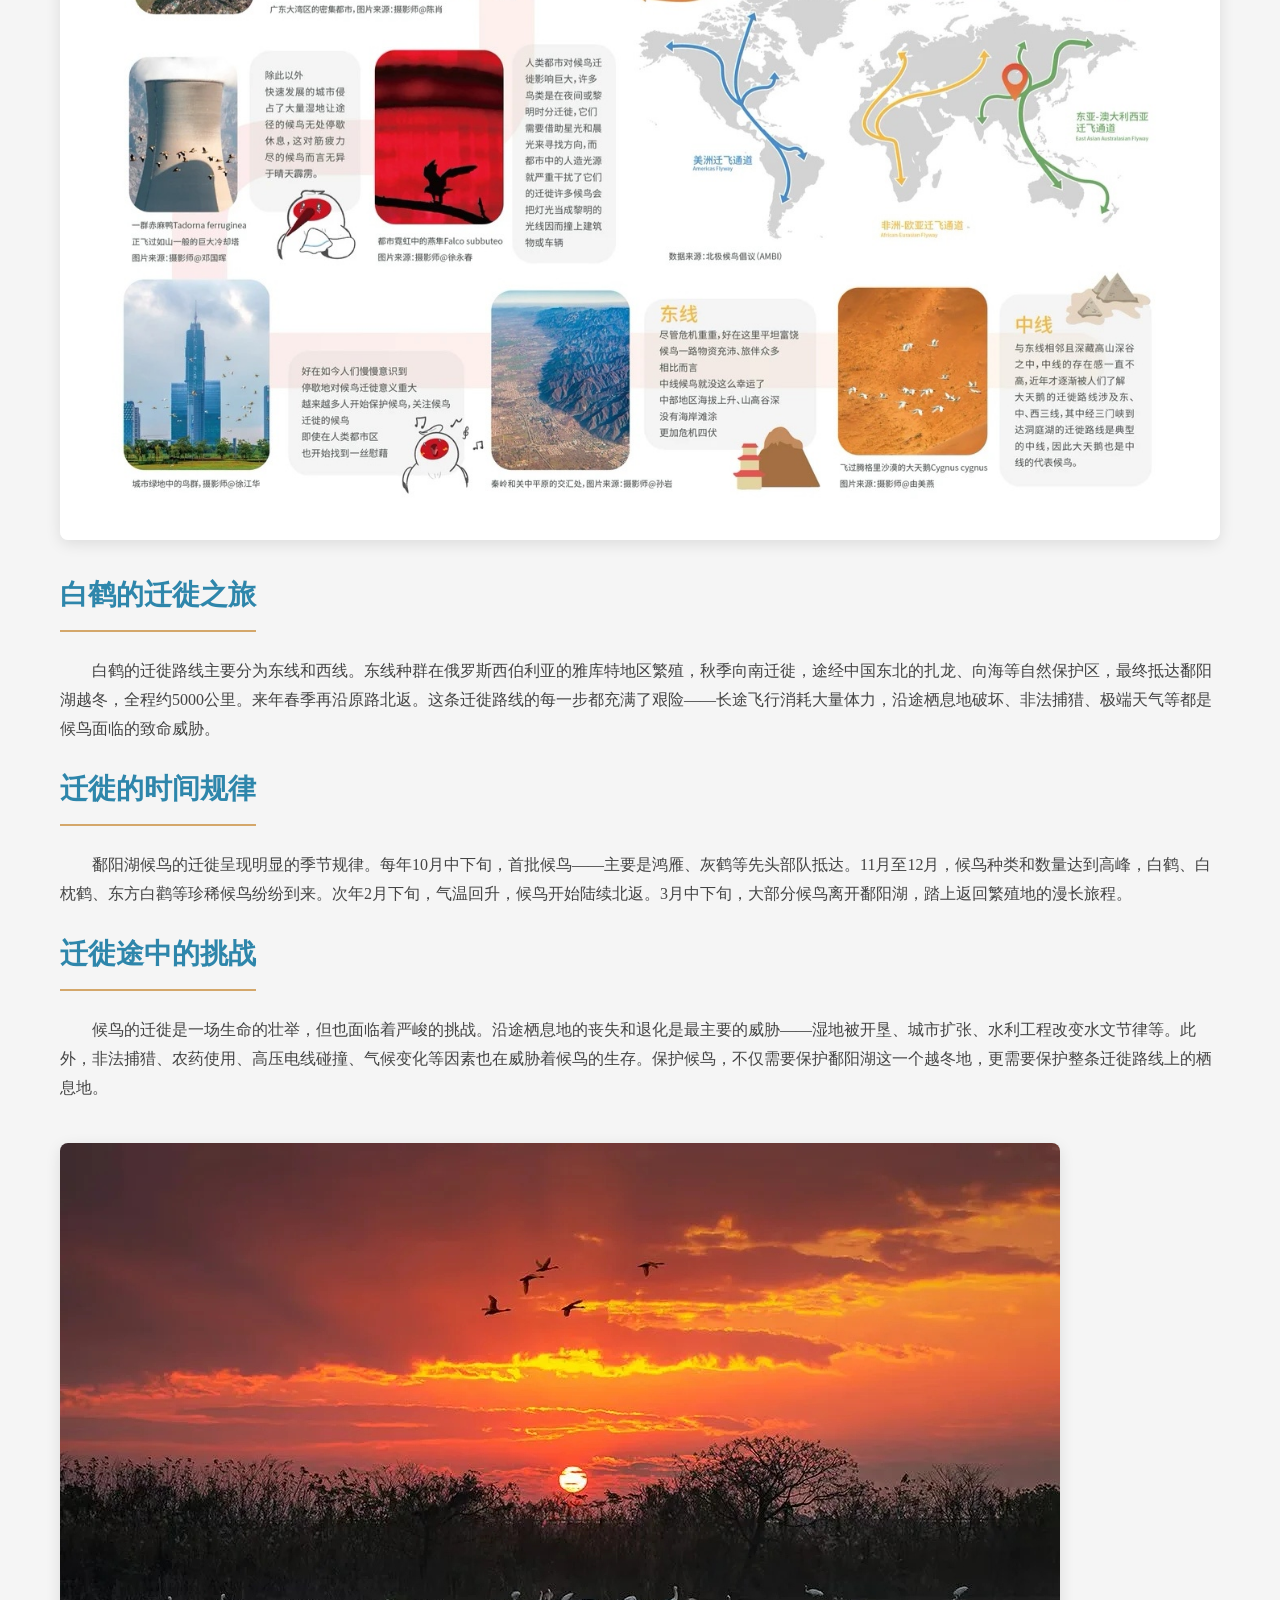
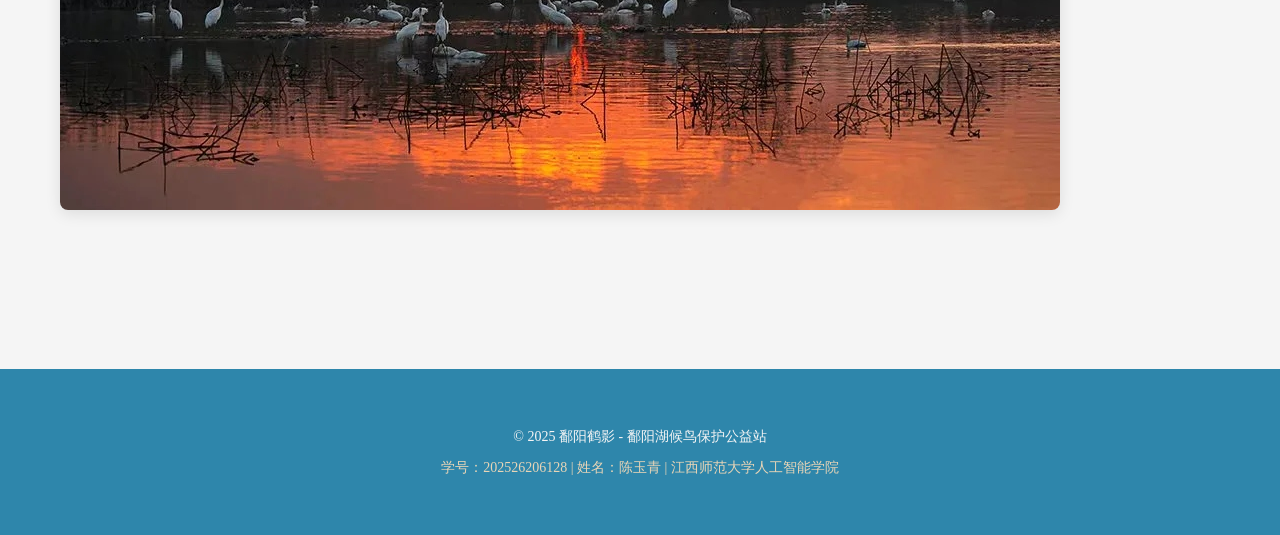
<file: pages/migration.html>
<!DOCTYPE html>
<html lang="zh-CN">
<head>
    <meta charset="UTF-8">
    <meta name="viewport" content="width=device-width, initial-scale=1.0">
    <title>迁徙路线 - 鄱阳鹤影</title>
    <link rel="stylesheet" href="../css/style.css">
</head>
<body>

    <div id="header">
        <div class="container">
            <div id="logo"><span id="logo-icon">🪶</span>鄱阳鹤影</div>
            <div id="main-nav">
                <ul>
                    <li><a href="../index.html">首页</a></li>
                    <li><a href="species.html">候鸟种类</a></li>
                    <li><a href="migration.html">迁徙路线</a></li>
                    <li><a href="protection.html">保护行动</a></li>
                    <li><a href="multimedia.html">多媒体</a></li>
                    <li><a href="contact.html">加入我们</a></li>
                </ul>
            </div>
        </div>
    </div>

    <div class="breadcrumb">
        <div class="container">
            <a href="../index.html">首页</a><span>&gt;</span><strong>迁徙路线</strong>
        </div>
    </div>

    <div class="page-header">
        <div class="container">
            <h1>迁徙路线</h1>
            <p>跨越万水千山，只为飞向温暖的家</p>
        </div>
    </div>

    <div class="content-section">
        <div class="container">
            <h2>东亚—澳大利西亚迁飞路线</h2>
            <p>鄱阳湖位于东亚—澳大利西亚候鸟迁飞路线（EAAF）的中段，这条路线是全球九大候鸟迁飞路线之一，覆盖从俄罗斯远东、中国东部到澳大利亚和新西兰的广大区域。每年有超过5000万只候鸟沿着这条路线迁徙，鄱阳湖是其中最重要的中途停歇地和越冬地之一。</p>
            <img src="../images/migration-map.jpg" alt="候鸟迁徙路线图" onerror="this.style.display='none';">

            <h2>白鹤的迁徙之旅</h2>
            <p>白鹤的迁徙路线主要分为东线和西线。东线种群在俄罗斯西伯利亚的雅库特地区繁殖，秋季向南迁徙，途经中国东北的扎龙、向海等自然保护区，最终抵达鄱阳湖越冬，全程约5000公里。来年春季再沿原路北返。这条迁徙路线的每一步都充满了艰险——长途飞行消耗大量体力，沿途栖息地破坏、非法捕猎、极端天气等都是候鸟面临的致命威胁。</p>

            <h2>迁徙的时间规律</h2>
            <p>鄱阳湖候鸟的迁徙呈现明显的季节规律。每年10月中下旬，首批候鸟——主要是鸿雁、灰鹤等先头部队抵达。11月至12月，候鸟种类和数量达到高峰，白鹤、白枕鹤、东方白鹳等珍稀候鸟纷纷到来。次年2月下旬，气温回升，候鸟开始陆续北返。3月中下旬，大部分候鸟离开鄱阳湖，踏上返回繁殖地的漫长旅程。</p>

            <h2>迁徙途中的挑战</h2>
            <p>候鸟的迁徙是一场生命的壮举，但也面临着严峻的挑战。沿途栖息地的丧失和退化是最主要的威胁——湿地被开垦、城市扩张、水利工程改变水文节律等。此外，非法捕猎、农药使用、高压电线碰撞、气候变化等因素也在威胁着候鸟的生存。保护候鸟，不仅需要保护鄱阳湖这一个越冬地，更需要保护整条迁徙路线上的栖息地。</p>
            <img src="../images/migration-fly.jpg" alt="候鸟飞翔" onerror="this.style.display='none';">
        </div>
    </div>

    <div id="footer">
        <div class="container">
            <p>&copy; 2025 鄱阳鹤影 - 鄱阳湖候鸟保护公益站</p>
            <p class="copyright">学号：202526206128 | 姓名：陈玉青 | 江西师范大学人工智能学院</p>
        </div>
    </div>

    <a href="#" class="back-to-top" title="返回顶部">&#8593;</a>

</body>
</html>
</file>
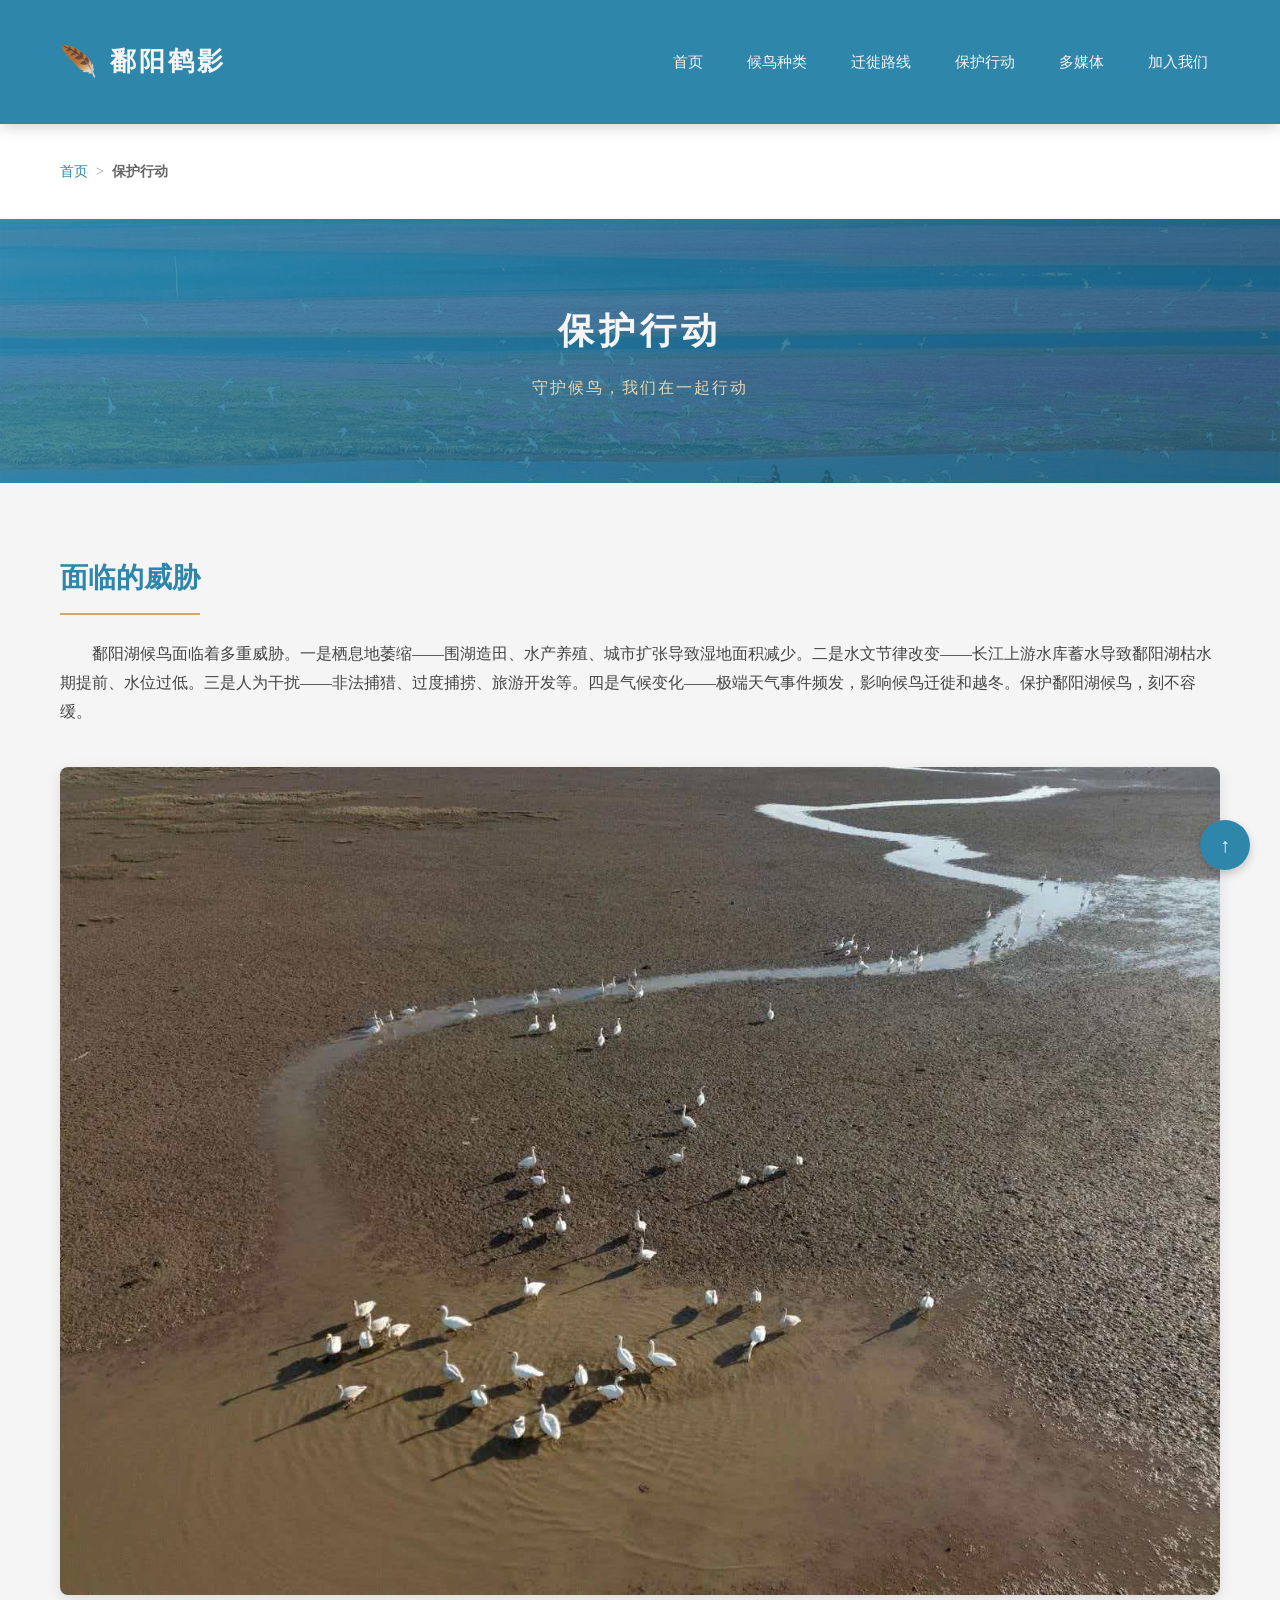
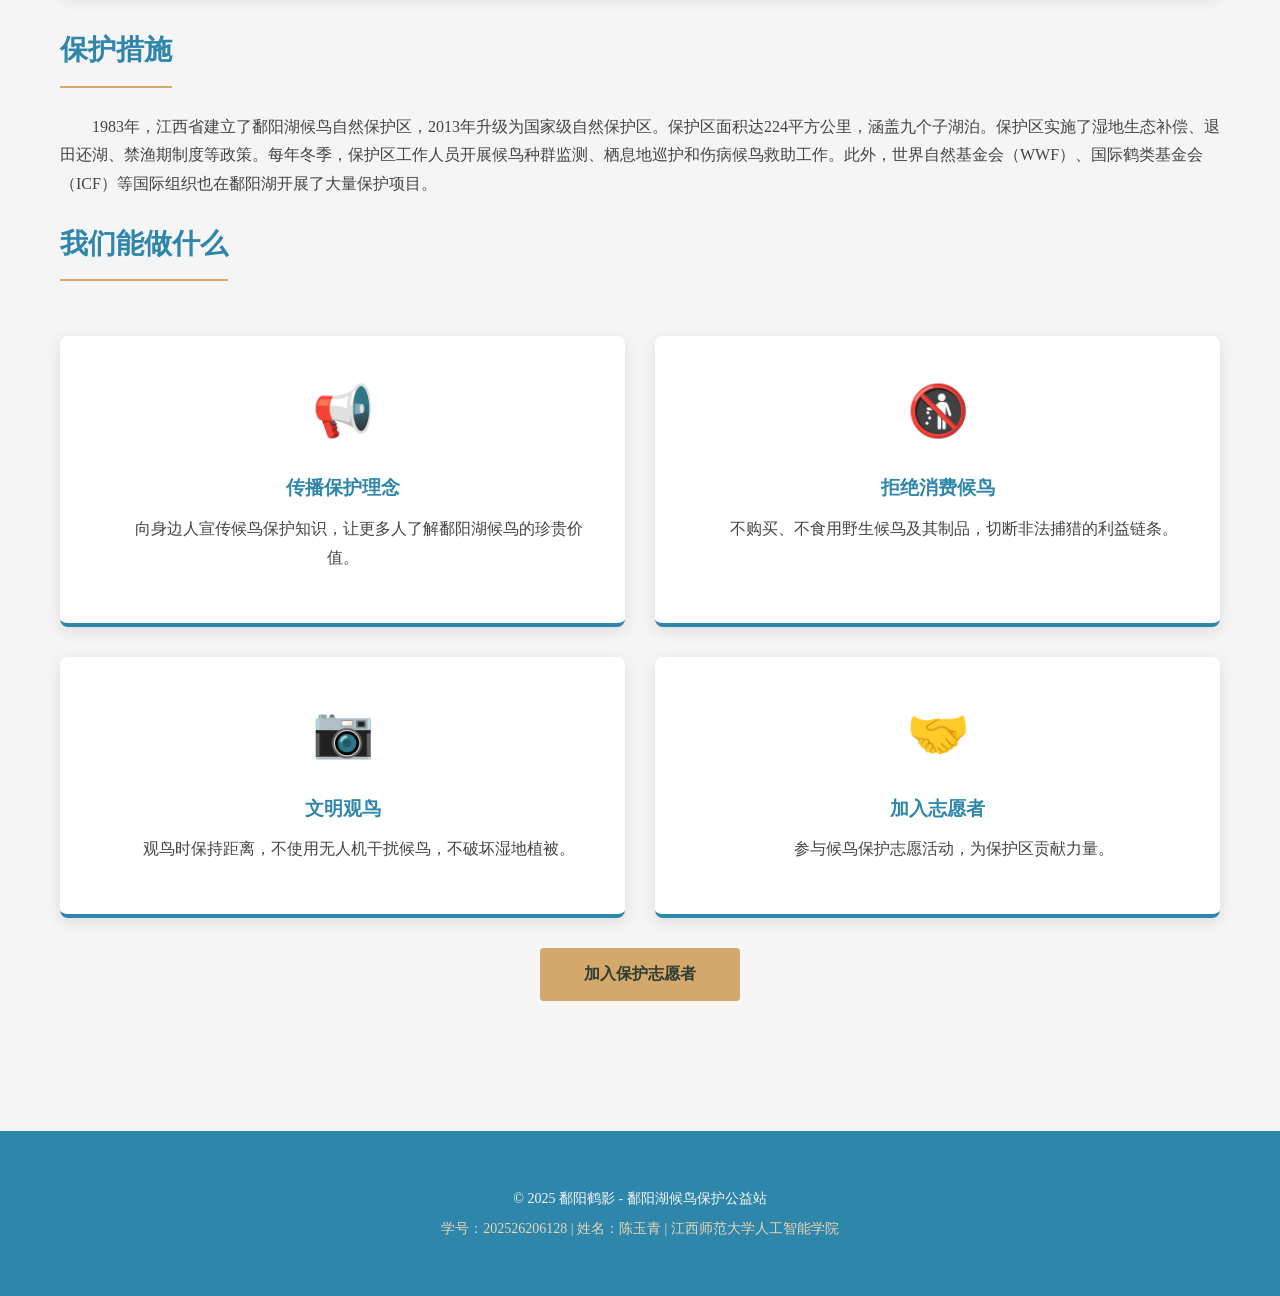
<file: pages/protection.html>
<!DOCTYPE html>
<html lang="zh-CN">
<head>
    <meta charset="UTF-8">
    <meta name="viewport" content="width=device-width, initial-scale=1.0">
    <title>保护行动 - 鄱阳鹤影</title>
    <link rel="stylesheet" href="../css/style.css">
</head>
<body>

    <div id="header">
        <div class="container">
            <div id="logo"><span id="logo-icon">🪶</span>鄱阳鹤影</div>
            <div id="main-nav">
                <ul>
                    <li><a href="../index.html">首页</a></li>
                    <li><a href="species.html">候鸟种类</a></li>
                    <li><a href="migration.html">迁徙路线</a></li>
                    <li><a href="protection.html">保护行动</a></li>
                    <li><a href="multimedia.html">多媒体</a></li>
                    <li><a href="contact.html">加入我们</a></li>
                </ul>
            </div>
        </div>
    </div>

    <div class="breadcrumb">
        <div class="container">
            <a href="../index.html">首页</a><span>&gt;</span><strong>保护行动</strong>
        </div>
    </div>

    <div class="page-header">
        <div class="container">
            <h1>保护行动</h1>
            <p>守护候鸟，我们在一起行动</p>
        </div>
    </div>

    <div class="content-section">
        <div class="container">
            <h2>面临的威胁</h2>
            <p>鄱阳湖候鸟面临着多重威胁。一是栖息地萎缩——围湖造田、水产养殖、城市扩张导致湿地面积减少。二是水文节律改变——长江上游水库蓄水导致鄱阳湖枯水期提前、水位过低。三是人为干扰——非法捕猎、过度捕捞、旅游开发等。四是气候变化——极端天气事件频发，影响候鸟迁徙和越冬。保护鄱阳湖候鸟，刻不容缓。</p>
            <img src="../images/threats.jpg" alt="候鸟面临的威胁" onerror="this.style.display='none';">

            <h2>保护措施</h2>
            <p>1983年，江西省建立了鄱阳湖候鸟自然保护区，2013年升级为国家级自然保护区。保护区面积达224平方公里，涵盖九个子湖泊。保护区实施了湿地生态补偿、退田还湖、禁渔期制度等政策。每年冬季，保护区工作人员开展候鸟种群监测、栖息地巡护和伤病候鸟救助工作。此外，世界自然基金会（WWF）、国际鹤类基金会（ICF）等国际组织也在鄱阳湖开展了大量保护项目。</p>

            <h2>我们能做什么</h2>
            <div class="action-grid">
                <div class="action-card">
                    <div class="action-icon">📢</div>
                    <h3>传播保护理念</h3>
                    <p>向身边人宣传候鸟保护知识，让更多人了解鄱阳湖候鸟的珍贵价值。</p>
                </div>
                <div class="action-card">
                    <div class="action-icon">🚯</div>
                    <h3>拒绝消费候鸟</h3>
                    <p>不购买、不食用野生候鸟及其制品，切断非法捕猎的利益链条。</p>
                </div>
                <div class="action-card">
                    <div class="action-icon">📷</div>
                    <h3>文明观鸟</h3>
                    <p>观鸟时保持距离，不使用无人机干扰候鸟，不破坏湿地植被。</p>
                </div>
                <div class="action-card">
                    <div class="action-icon">🤝</div>
                    <h3>加入志愿者</h3>
                    <p>参与候鸟保护志愿活动，为保护区贡献力量。</p>
                </div>
            </div>

            <a href="contact.html" class="btn" style="display:block; text-align:center; margin-top:30px; width:200px; margin-left:auto; margin-right:auto;">加入保护志愿者</a>
        </div>
    </div>

    <div id="footer">
        <div class="container">
            <p>&copy; 2025 鄱阳鹤影 - 鄱阳湖候鸟保护公益站</p>
            <p class="copyright">学号：202526206128 | 姓名：陈玉青 | 江西师范大学人工智能学院</p>
        </div>
    </div>

    <a href="#" class="back-to-top" title="返回顶部">&#8593;</a>

</body>
</html>
</file>
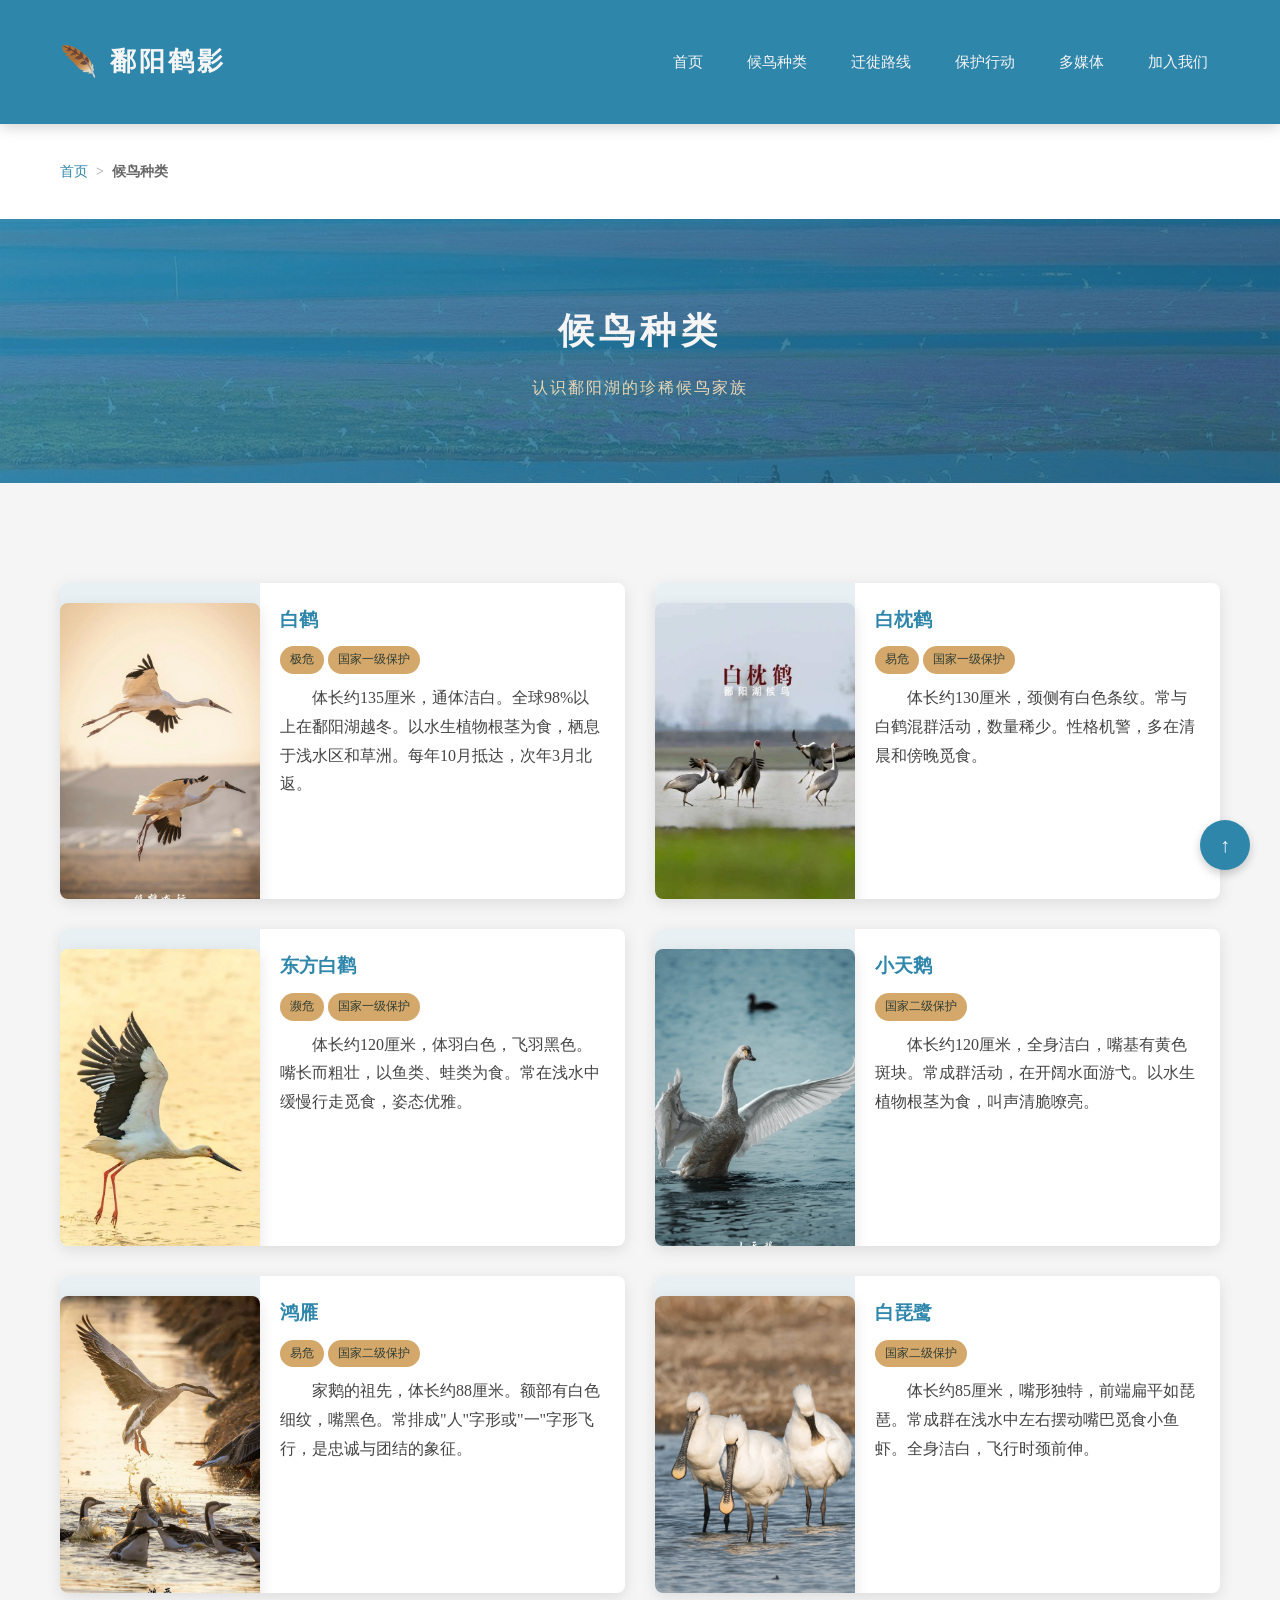
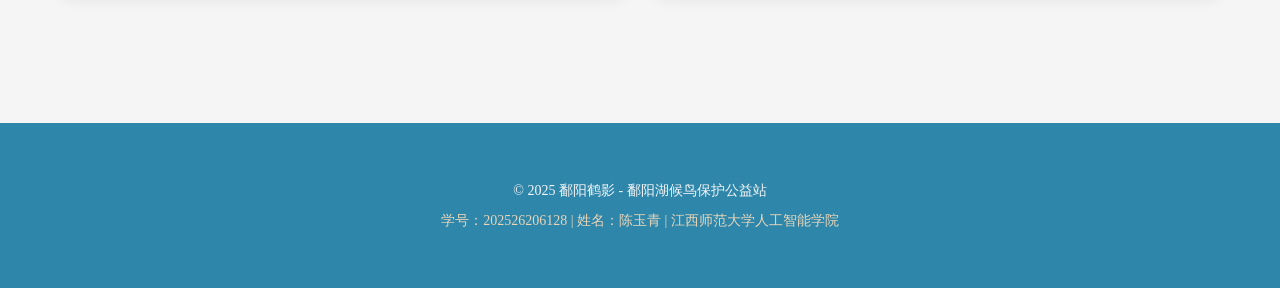
<file: pages/species.html>
<!DOCTYPE html>
<html lang="zh-CN">
<head>
    <meta charset="UTF-8">
    <meta name="viewport" content="width=device-width, initial-scale=1.0">
    <title>候鸟种类 - 鄱阳鹤影</title>
    <link rel="stylesheet" href="../css/style.css">
</head>
<body>

    <div id="header">
        <div class="container">
            <div id="logo"><span id="logo-icon">🪶</span>鄱阳鹤影</div>
            <div id="main-nav">
                <ul>
                    <li><a href="../index.html">首页</a></li>
                    <li><a href="species.html">候鸟种类</a></li>
                    <li><a href="migration.html">迁徙路线</a></li>
                    <li><a href="protection.html">保护行动</a></li>
                    <li><a href="multimedia.html">多媒体</a></li>
                    <li><a href="contact.html">加入我们</a></li>
                </ul>
            </div>
        </div>
    </div>

    <div class="breadcrumb">
        <div class="container">
            <a href="../index.html">首页</a><span>&gt;</span><strong>候鸟种类</strong>
        </div>
    </div>

    <div class="page-header">
        <div class="container">
            <h1>候鸟种类</h1>
            <p>认识鄱阳湖的珍稀候鸟家族</p>
        </div>
    </div>

    <div class="content-section">
        <div class="container">
            <div class="species-grid">
                <!-- 白鹤 -->
                <div class="species-card">
                    <div class="species-image">
                        <img src="../images/species-crane.jpg" alt="白鹤" onerror="this.style.backgroundColor='#E8F0F4';">
                    </div>
                    <div class="species-info">
                        <h3>白鹤</h3>
                        <span class="tag">极危</span>
                        <span class="tag">国家一级保护</span>
                        <p>体长约135厘米，通体洁白。全球98%以上在鄱阳湖越冬。以水生植物根茎为食，栖息于浅水区和草洲。每年10月抵达，次年3月北返。</p>
                    </div>
                </div>
                <!-- 白枕鹤 -->
                <div class="species-card">
                    <div class="species-image">
                        <img src="../images/species-white-naped.jpg" alt="白枕鹤" onerror="this.style.backgroundColor='#E8F0F4';">
                    </div>
                    <div class="species-info">
                        <h3>白枕鹤</h3>
                        <span class="tag">易危</span>
                        <span class="tag">国家一级保护</span>
                        <p>体长约130厘米，颈侧有白色条纹。常与白鹤混群活动，数量稀少。性格机警，多在清晨和傍晚觅食。</p>
                    </div>
                </div>
                <!-- 东方白鹳 -->
                <div class="species-card">
                    <div class="species-image">
                        <img src="../images/species-stork.jpg" alt="东方白鹳" onerror="this.style.backgroundColor='#E8F0F4';">
                    </div>
                    <div class="species-info">
                        <h3>东方白鹳</h3>
                        <span class="tag">濒危</span>
                        <span class="tag">国家一级保护</span>
                        <p>体长约120厘米，体羽白色，飞羽黑色。嘴长而粗壮，以鱼类、蛙类为食。常在浅水中缓慢行走觅食，姿态优雅。</p>
                    </div>
                </div>
                <!-- 小天鹅 -->
                <div class="species-card">
                    <div class="species-image">
                        <img src="../images/species-swan.jpg" alt="小天鹅" onerror="this.style.backgroundColor='#E8F0F4';">
                    </div>
                    <div class="species-info">
                        <h3>小天鹅</h3>
                        <span class="tag">国家二级保护</span>
                        <p>体长约120厘米，全身洁白，嘴基有黄色斑块。常成群活动，在开阔水面游弋。以水生植物根茎为食，叫声清脆嘹亮。</p>
                    </div>
                </div>
                <!-- 鸿雁 -->
                <div class="species-card">
                    <div class="species-image">
                        <img src="../images/species-goose.jpg" alt="鸿雁" onerror="this.style.backgroundColor='#E8F0F4';">
                    </div>
                    <div class="species-info">
                        <h3>鸿雁</h3>
                        <span class="tag">易危</span>
                        <span class="tag">国家二级保护</span>
                        <p>家鹅的祖先，体长约88厘米。额部有白色细纹，嘴黑色。常排成"人"字形或"一"字形飞行，是忠诚与团结的象征。</p>
                    </div>
                </div>
                <!-- 白琵鹭 -->
                <div class="species-card">
                    <div class="species-image">
                        <img src="../images/species-spoonbill.jpg" alt="白琵鹭" onerror="this.style.backgroundColor='#E8F0F4';">
                    </div>
                    <div class="species-info">
                        <h3>白琵鹭</h3>
                        <span class="tag">国家二级保护</span>
                        <p>体长约85厘米，嘴形独特，前端扁平如琵琶。常成群在浅水中左右摆动嘴巴觅食小鱼虾。全身洁白，飞行时颈前伸。</p>
                    </div>
                </div>
            </div>
        </div>
    </div>

    <div id="footer">
        <div class="container">
            <p>&copy; 2025 鄱阳鹤影 - 鄱阳湖候鸟保护公益站</p>
            <p class="copyright">学号：202526206128 | 姓名：陈玉青 | 江西师范大学人工智能学院</p>
        </div>
    </div>

    <a href="#" class="back-to-top" title="返回顶部">&#8593;</a>

</body>
</html>
</file>
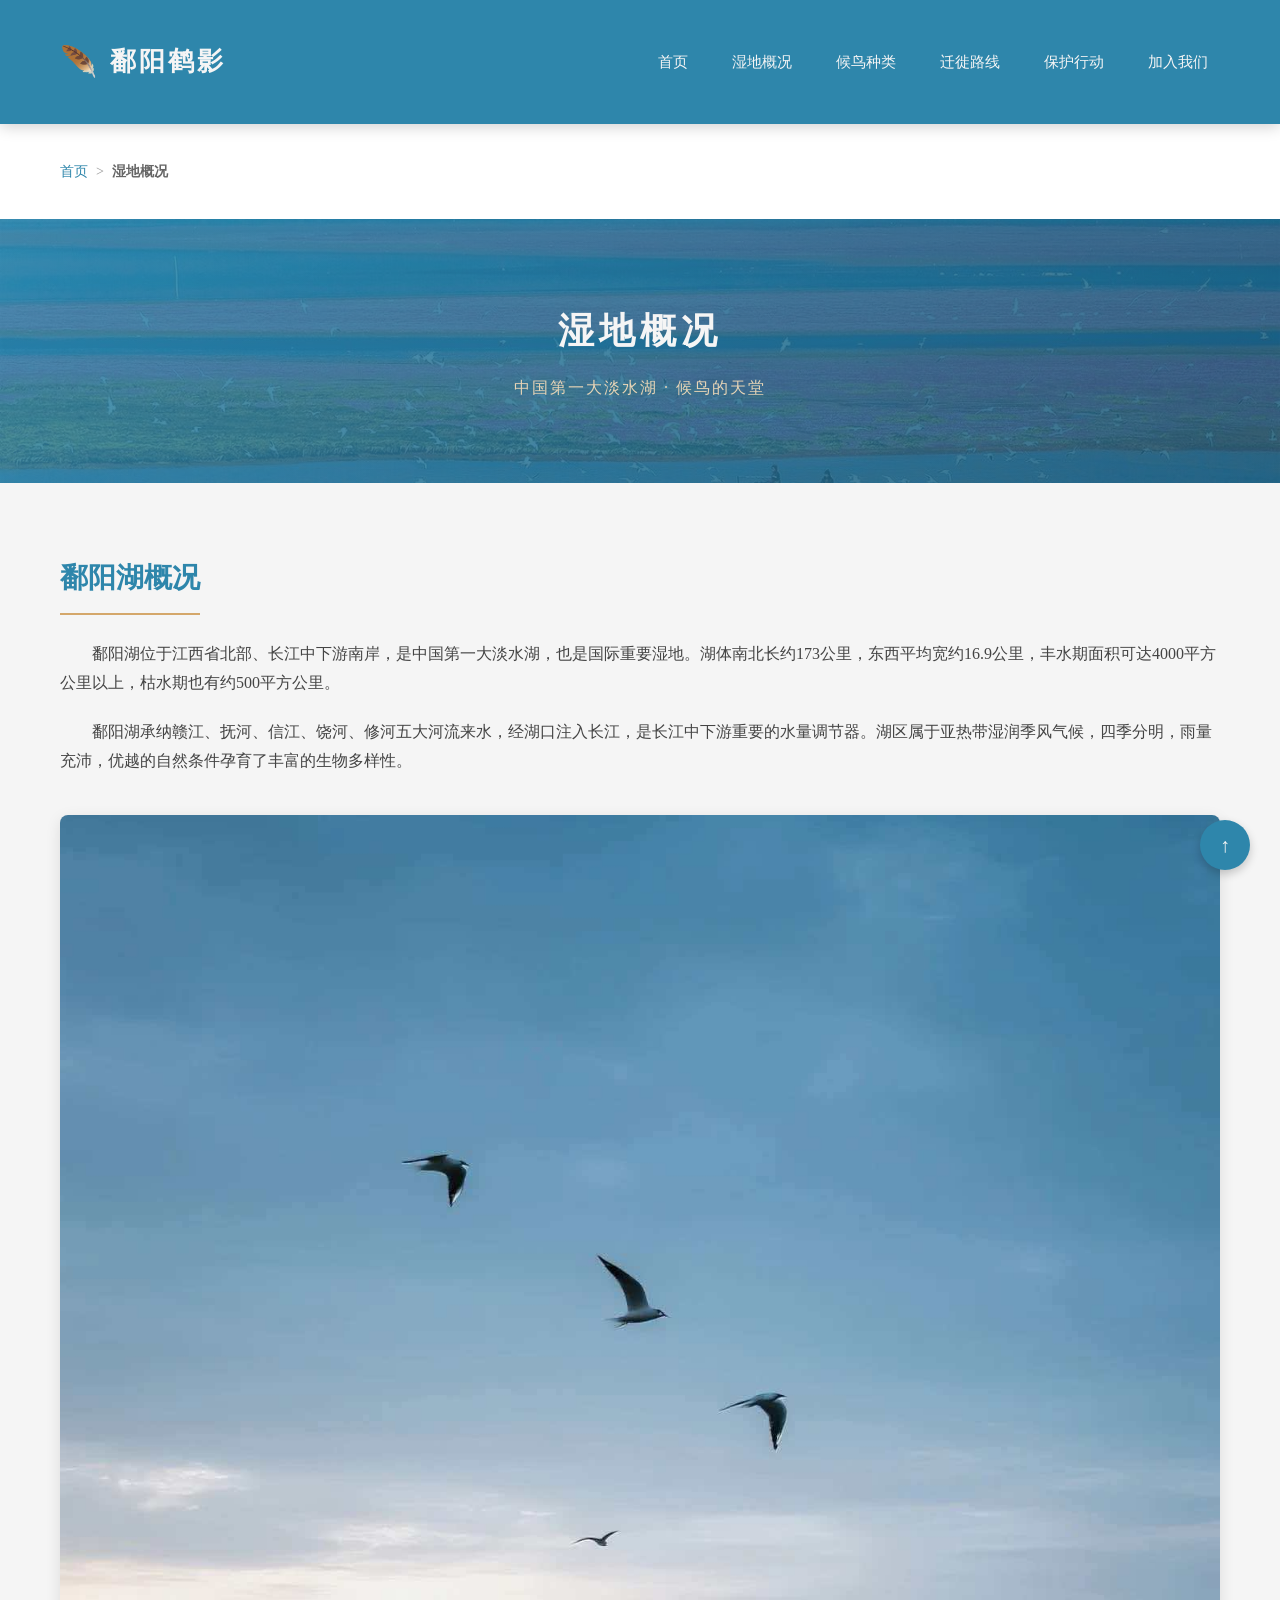
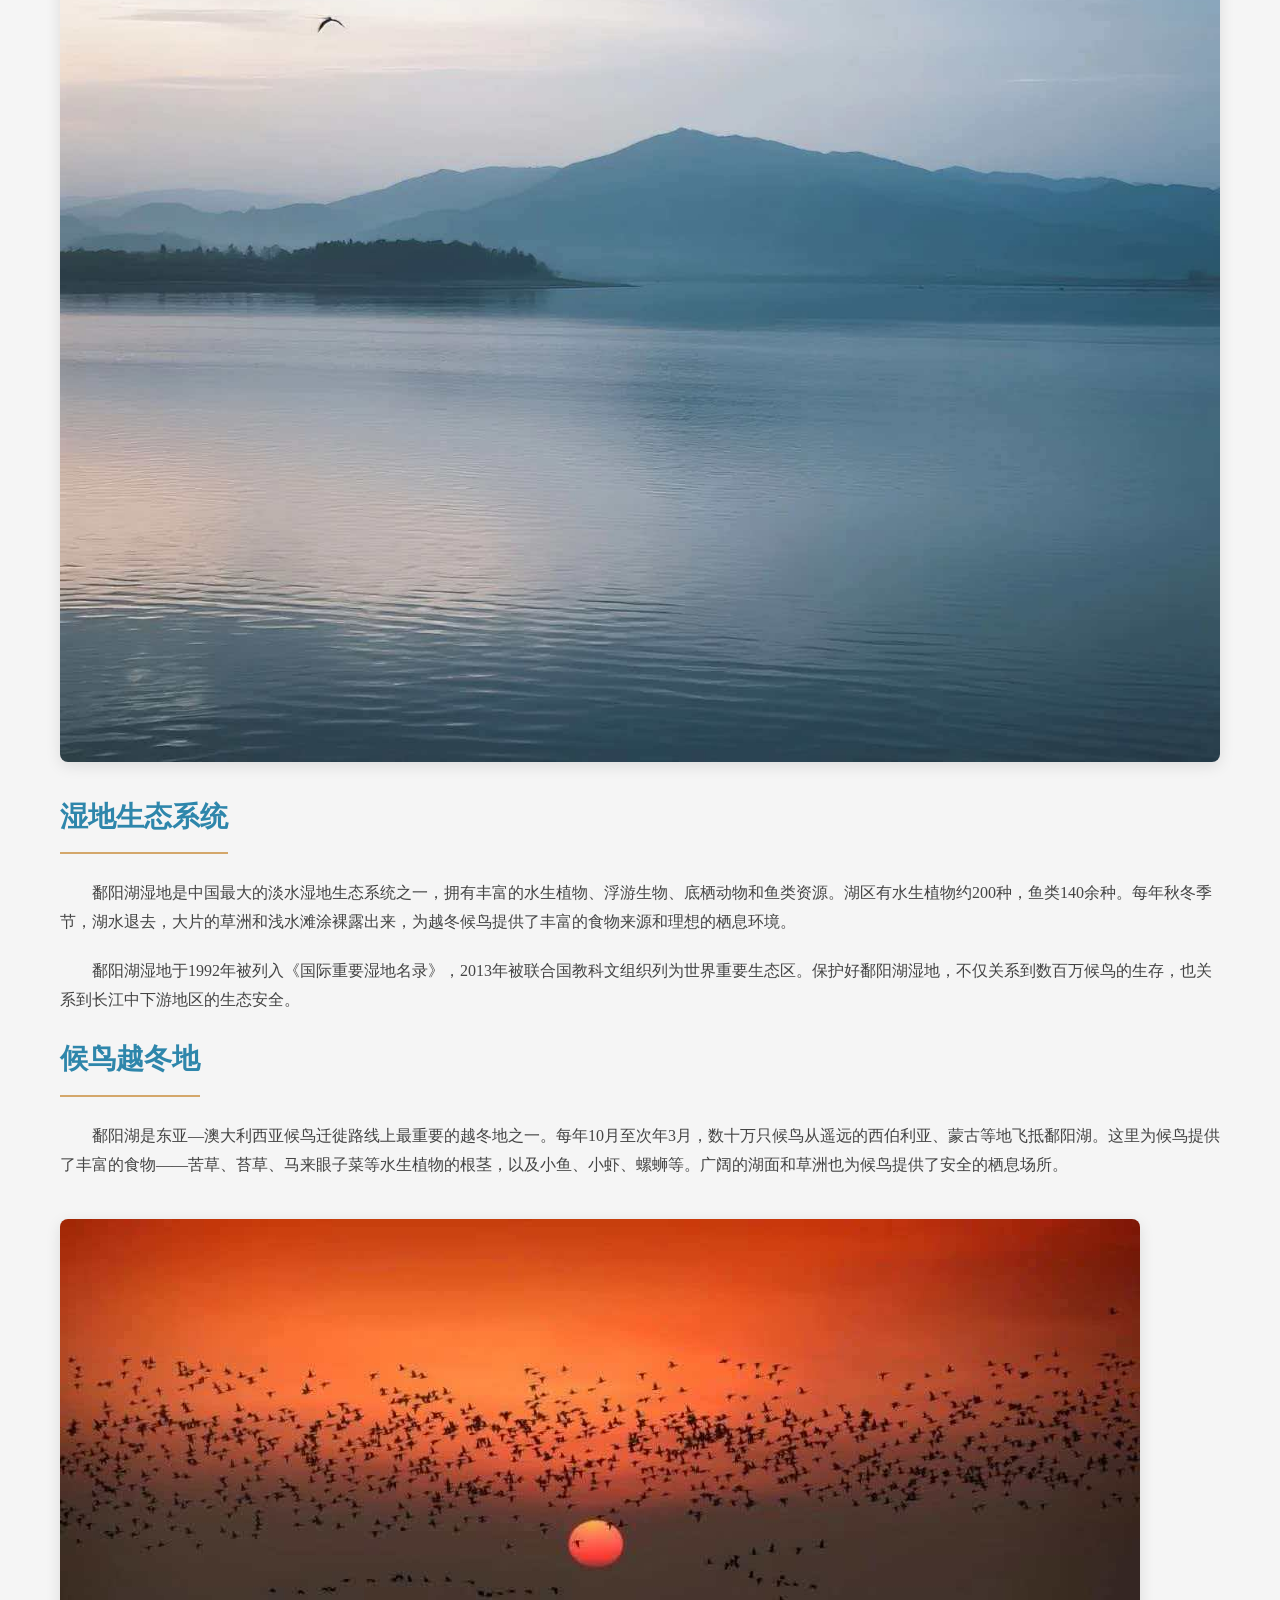
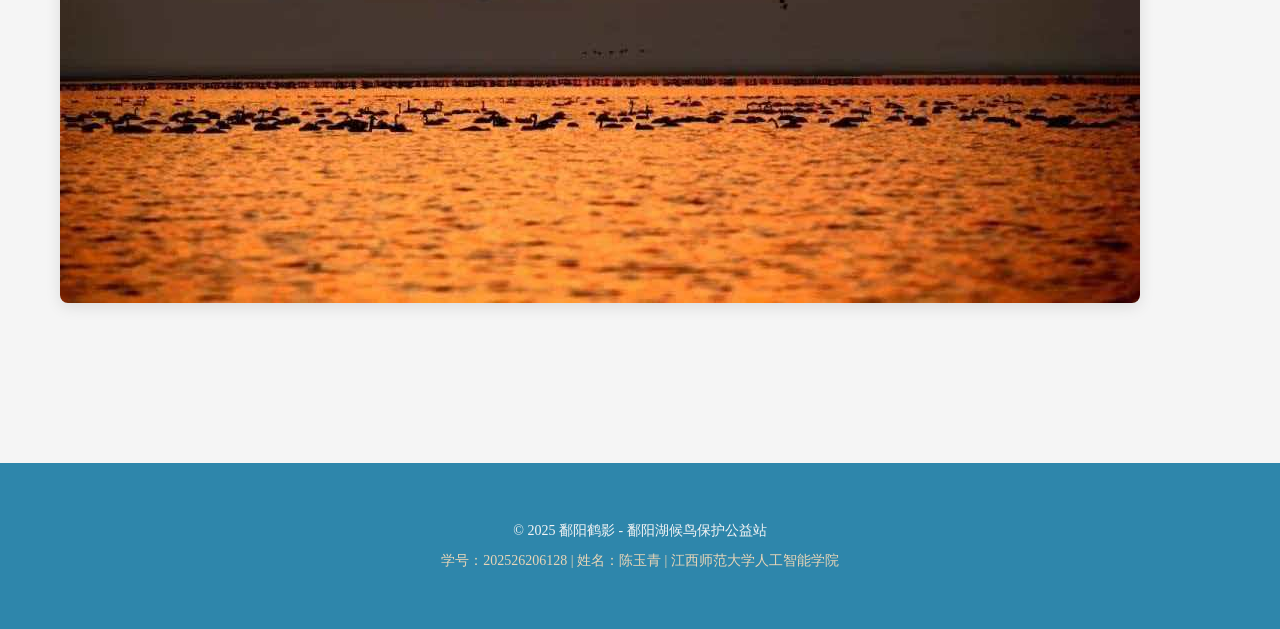
<file: pages/wetland.html>
<!DOCTYPE html>
<html lang="zh-CN">
<head>
    <meta charset="UTF-8">
    <meta name="viewport" content="width=device-width, initial-scale=1.0">
    <title>湿地概况 - 鄱阳鹤影</title>
    <link rel="stylesheet" href="../css/style.css">
</head>
<body>

    <div id="header">
        <div class="container">
            <div id="logo"><span id="logo-icon">🪶</span>鄱阳鹤影</div>
            <div id="main-nav">
                <ul>
                    <li><a href="../index.html">首页</a></li>
                    <li><a href="wetland.html">湿地概况</a></li>
                    <li><a href="species.html">候鸟种类</a></li>
                    <li><a href="migration.html">迁徙路线</a></li>
                    <li><a href="protection.html">保护行动</a></li>
                    <li><a href="contact.html">加入我们</a></li>
                </ul>
            </div>
        </div>
    </div>

    <div class="breadcrumb">
        <div class="container">
            <a href="../index.html">首页</a><span>&gt;</span><strong>湿地概况</strong>
        </div>
    </div>

    <div class="page-header">
        <div class="container">
            <h1>湿地概况</h1>
            <p>中国第一大淡水湖 · 候鸟的天堂</p>
        </div>
    </div>

    <div class="content-section">
        <div class="container">
            <h2>鄱阳湖概况</h2>
            <p>鄱阳湖位于江西省北部、长江中下游南岸，是中国第一大淡水湖，也是国际重要湿地。湖体南北长约173公里，东西平均宽约16.9公里，丰水期面积可达4000平方公里以上，枯水期也有约500平方公里。</p>
            <p>鄱阳湖承纳赣江、抚河、信江、饶河、修河五大河流来水，经湖口注入长江，是长江中下游重要的水量调节器。湖区属于亚热带湿润季风气候，四季分明，雨量充沛，优越的自然条件孕育了丰富的生物多样性。</p>
            <img src="../images/wetland-view.jpg" alt="鄱阳湖湿地风光" onerror="this.style.display='none';">

            <h2>湿地生态系统</h2>
            <p>鄱阳湖湿地是中国最大的淡水湿地生态系统之一，拥有丰富的水生植物、浮游生物、底栖动物和鱼类资源。湖区有水生植物约200种，鱼类140余种。每年秋冬季节，湖水退去，大片的草洲和浅水滩涂裸露出来，为越冬候鸟提供了丰富的食物来源和理想的栖息环境。</p>
            <p>鄱阳湖湿地于1992年被列入《国际重要湿地名录》，2013年被联合国教科文组织列为世界重要生态区。保护好鄱阳湖湿地，不仅关系到数百万候鸟的生存，也关系到长江中下游地区的生态安全。</p>

            <h2>候鸟越冬地</h2>
            <p>鄱阳湖是东亚—澳大利西亚候鸟迁徙路线上最重要的越冬地之一。每年10月至次年3月，数十万只候鸟从遥远的西伯利亚、蒙古等地飞抵鄱阳湖。这里为候鸟提供了丰富的食物——苦草、苔草、马来眼子菜等水生植物的根茎，以及小鱼、小虾、螺蛳等。广阔的湖面和草洲也为候鸟提供了安全的栖息场所。</p>
            <img src="../images/wetland-birds.jpg" alt="候鸟在湿地栖息" onerror="this.style.display='none';">
        </div>
    </div>

    <div id="footer">
        <div class="container">
            <p>&copy; 2025 鄱阳鹤影 - 鄱阳湖候鸟保护公益站</p>
            <p class="copyright">学号：202526206128 | 姓名：陈玉青 | 江西师范大学人工智能学院</p>
        </div>
    </div>

    <a href="#" class="back-to-top" title="返回顶部">&#8593;</a>

</body>
</html>
</file>
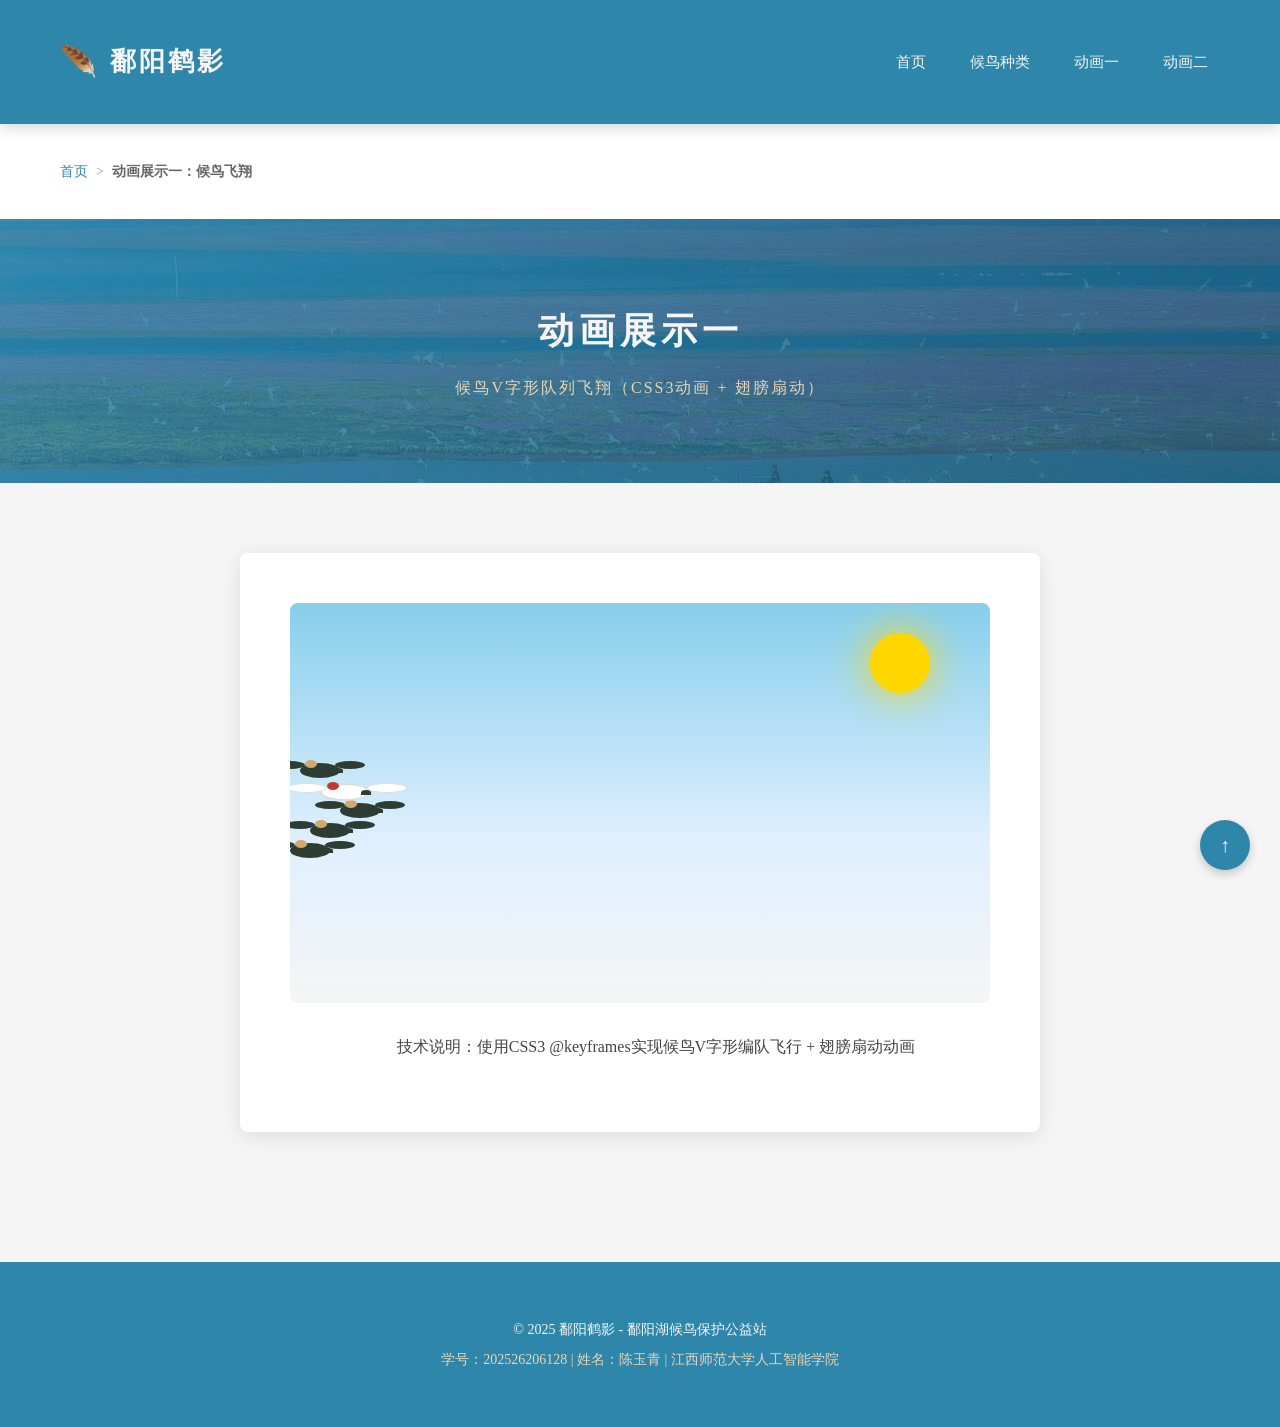
<file: assets/animation/animation1.html>
<!DOCTYPE html>
<html lang="zh-CN">
<head>
    <meta charset="UTF-8">
    <meta name="viewport" content="width=device-width, initial-scale=1.0">
    <title>动画展示 - 候鸟飞翔 - 鄱阳鹤影</title>
    <link rel="stylesheet" href="../../css/style.css">
    <style>
        .animation-container {
            background: #fff;
            padding: 50px;
            border-radius: 8px;
            box-shadow: 0 4px 20px rgba(0,0,0,0.1);
            text-align: center;
            max-width: 800px;
            margin: 0 auto;
        }

        /* 天空背景 */
        .sky {
            width: 100%;
            height: 400px;
            background: linear-gradient(180deg, #87CEEB 0%, #E0F0FF 60%, #F5F5F5 100%);
            position: relative;
            overflow: hidden;
            border-radius: 8px;
        }

        /* 太阳 */
        .sun {
            position: absolute;
            top: 30px;
            right: 60px;
            width: 60px;
            height: 60px;
            background: #FFD700;
            border-radius: 50%;
            box-shadow: 0 0 40px #FFD700;
            animation: sunGlow 3s ease-in-out infinite;
        }

        @keyframes sunGlow {
            0%, 100% { box-shadow: 0 0 40px #FFD700; }
            50% { box-shadow: 0 0 60px #FFA500; }
        }

        /* 云朵 */
        .cloud {
            position: absolute;
            background: #fff;
            border-radius: 50%;
            opacity: 0.8;
        }

        .cloud::before,
        .cloud::after {
            content: "";
            position: absolute;
            background: #fff;
            border-radius: 50%;
        }

        .cloud1 {
            width: 120px;
            height: 50px;
            top: 60px;
            left: -150px;
            animation: cloudMove 20s linear infinite;
        }
        .cloud1::before {
            width: 60px;
            height: 40px;
            top: -20px;
            left: 20px;
        }
        .cloud1::after {
            width: 80px;
            height: 45px;
            top: -15px;
            left: 50px;
        }

        .cloud2 {
            width: 100px;
            height: 40px;
            top: 120px;
            left: -120px;
            animation: cloudMove 25s linear infinite;
            animation-delay: 8s;
        }
        .cloud2::before {
            width: 50px;
            height: 35px;
            top: -18px;
            left: 15px;
        }
        .cloud2::after {
            width: 60px;
            height: 38px;
            top: -12px;
            left: 40px;
        }

        @keyframes cloudMove {
            from { left: -150px; }
            to { left: 110%; }
        }

        /* 候鸟（CSS绘制） */
        .bird {
            position: absolute;
            animation: birdFly 6s ease-in-out infinite;
        }

        /* 鸟身体 */
        .bird-body {
            width: 40px;
            height: 15px;
            background: #2E3D34;
            border-radius: 50%;
            position: relative;
        }

        .bird-body::before {
            content: "";
            position: absolute;
            top: -3px;
            left: 5px;
            width: 12px;
            height: 8px;
            background: #D4A76A;
            border-radius: 50%;
        }

        .bird-body::after {
            content: "";
            position: absolute;
            top: 5px;
            right: -3px;
            width: 10px;
            height: 5px;
            background: #2E3D34;
            border-radius: 50% 50% 0 0;
        }

        /* 翅膀 */
        .wing {
            position: absolute;
            width: 30px;
            height: 8px;
            background: #2E3D34;
            border-radius: 50%;
            top: -2px;
            transform-origin: right center;
        }

        .wing-left {
            left: -25px;
            animation: wingFlap 0.6s ease-in-out infinite;
        }

        .wing-right {
            left: 35px;
            animation: wingFlap 0.6s ease-in-out infinite;
            animation-delay: 0.3s;
        }

        @keyframes wingFlap {
            0%, 100% { transform: rotate(0deg); }
            50% { transform: rotate(40deg); }
        }

        /* 白鹤（大鸟）特殊样式 */
        .crane .bird-body {
            background: #fff;
            border: 2px solid #ddd;
            width: 50px;
            height: 18px;
        }
        .crane .wing {
            background: #fff;
            border: 1px solid #ddd;
            width: 40px;
            height: 10px;
        }
        .crane .wing-left { left: -35px; }
        .crane .wing-right { left: 45px; }
        .crane .bird-body::before { background: #C0392B; }

        /* 候鸟飞行路径 */
        @keyframes birdFly {
            0% { transform: translate(0, 0) scale(1); }
            25% { transform: translate(200px, -50px) scale(1.1); }
            50% { transform: translate(400px, 0) scale(1); }
            75% { transform: translate(600px, -30px) scale(0.9); }
            100% { transform: translate(800px, 0) scale(1); }
        }

        /* V字形队列 */
        .bird1 { top: 200px; left: 50px; animation-duration: 7s; }
        .bird2 { top: 180px; left: 30px; animation-duration: 7s; animation-delay: 0.5s; }
        .bird3 { top: 220px; left: 20px; animation-duration: 7s; animation-delay: 1s; }
        .bird4 { top: 160px; left: 10px; animation-duration: 7s; animation-delay: 1.5s; }
        .bird5 { top: 240px; left: 0px; animation-duration: 7s; animation-delay: 2s; }

        .description {
            margin-top: 30px;
            color: #2E86AB;
            font-size: 16px;
        }
    </style>
</head>
<body>

    <div id="header">
        <div class="container">
            <div id="logo"><span id="logo-icon">🪶</span>鄱阳鹤影</div>
            <div id="main-nav">
                <ul>
                    <li><a href="../../index.html">首页</a></li>
                    <li><a href="../../pages/species.html">候鸟种类</a></li>
                    <li><a href="animation1.html">动画一</a></li>
                    <li><a href="animation2.html">动画二</a></li>
                </ul>
            </div>
        </div>
    </div>

    <div class="breadcrumb">
        <div class="container">
            <a href="../../index.html">首页</a><span>&gt;</span><strong>动画展示一：候鸟飞翔</strong>
        </div>
    </div>

    <div class="page-header">
        <div class="container">
            <h1>动画展示一</h1>
            <p>候鸟V字形队列飞翔（CSS3动画 + 翅膀扇动）</p>
        </div>
    </div>

    <div class="content-section">
        <div class="container">
            <div class="animation-container">
                <div class="sky">
                    <div class="sun"></div>
                    <div class="cloud cloud1"></div>
                    <div class="cloud cloud2"></div>
                    
                    <!-- V字形候鸟队列 -->
                    <div class="bird bird1">
                        <div class="bird-body">
                            <div class="wing wing-left"></div>
                            <div class="wing wing-right"></div>
                        </div>
                    </div>
                    <div class="bird crane bird2">
                        <div class="bird-body">
                            <div class="wing wing-left"></div>
                            <div class="wing wing-right"></div>
                        </div>
                    </div>
                    <div class="bird bird3">
                        <div class="bird-body">
                            <div class="wing wing-left"></div>
                            <div class="wing wing-right"></div>
                        </div>
                    </div>
                    <div class="bird bird4">
                        <div class="bird-body">
                            <div class="wing wing-left"></div>
                            <div class="wing wing-right"></div>
                        </div>
                    </div>
                    <div class="bird bird5">
                        <div class="bird-body">
                            <div class="wing wing-left"></div>
                            <div class="wing wing-right"></div>
                        </div>
                    </div>
                </div>
                <p class="description">技术说明：使用CSS3 @keyframes实现候鸟V字形编队飞行 + 翅膀扇动动画</p>
            </div>
        </div>
    </div>

    <div id="footer">
        <div class="container">
            <p>&copy; 2025 鄱阳鹤影 - 鄱阳湖候鸟保护公益站</p>
            <p class="copyright">学号：202526206128 | 姓名：陈玉青 | 江西师范大学人工智能学院</p>
        </div>
    </div>

    <a href="#" class="back-to-top" title="返回顶部">&#8593;</a>

</body>
</html>
</file>
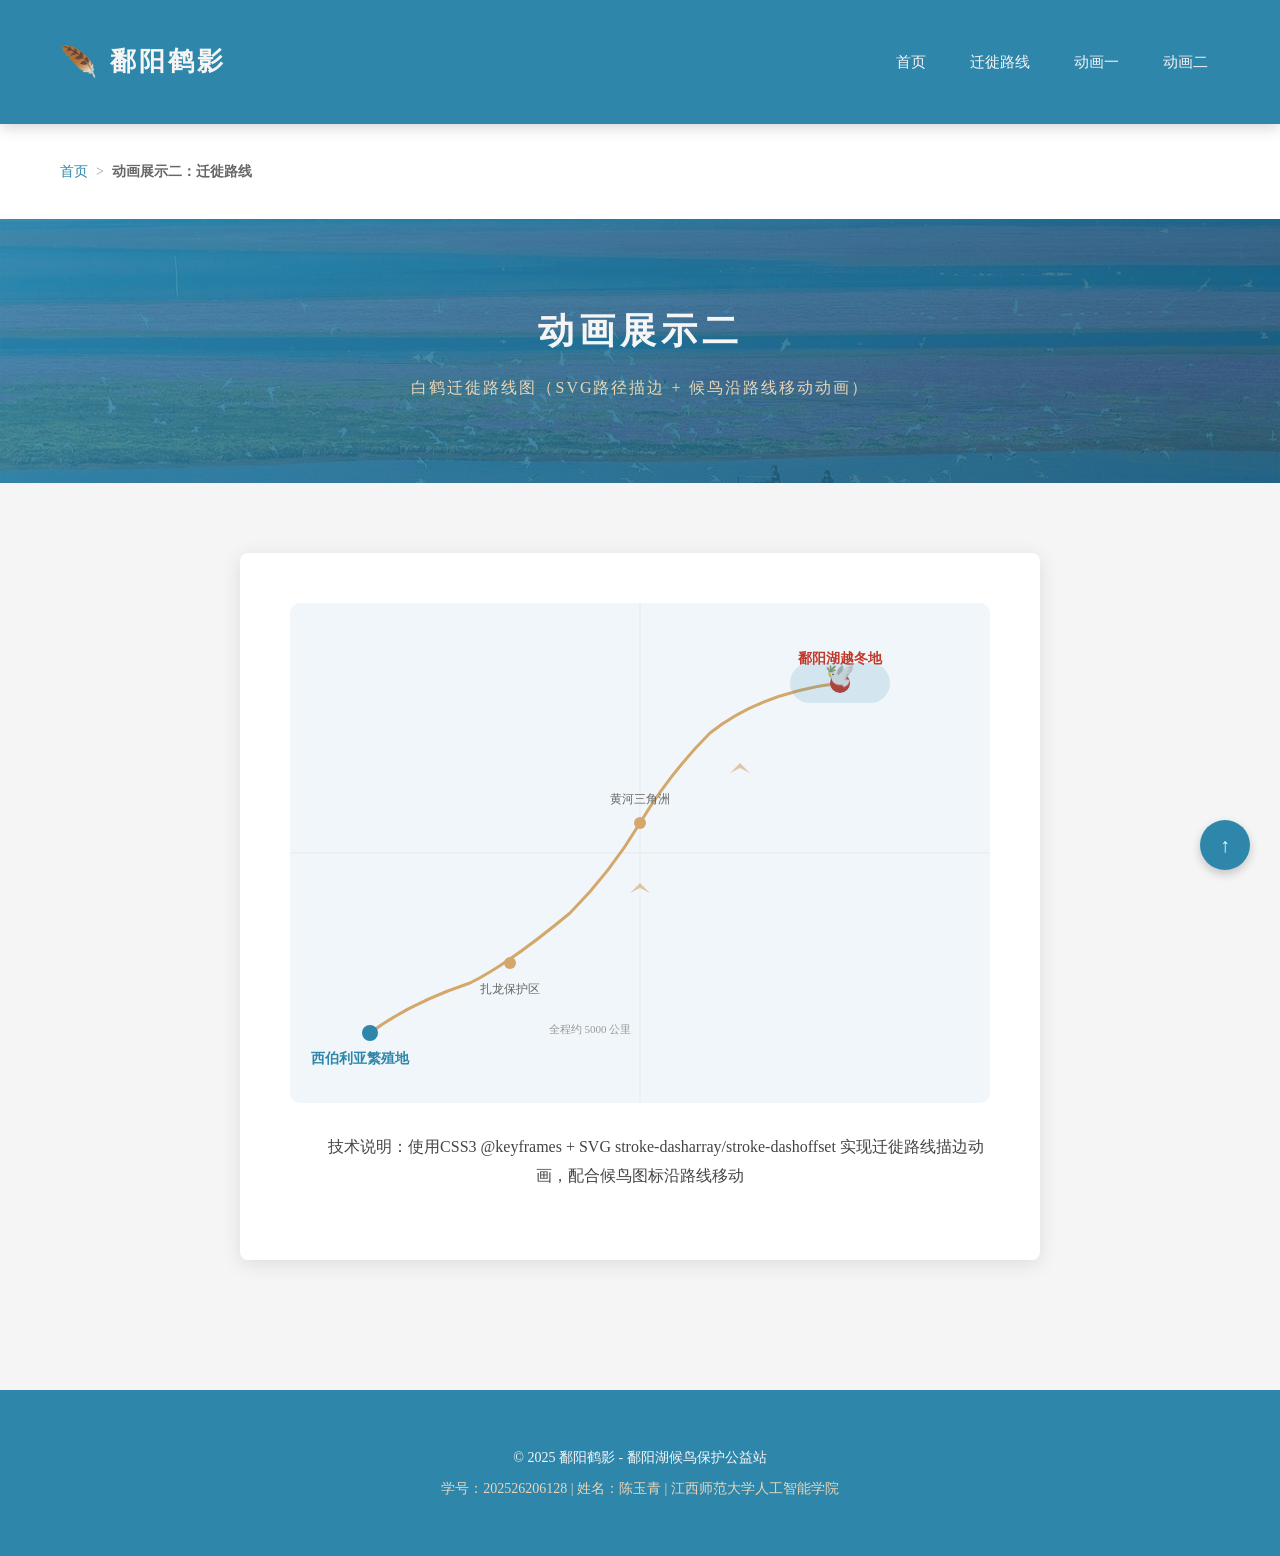
<file: assets/animation/animation2.html>
<!DOCTYPE html>
<html lang="zh-CN">
<head>
    <meta charset="UTF-8">
    <meta name="viewport" content="width=device-width, initial-scale=1.0">
    <title>动画展示 - 迁徙路线 - 鄱阳鹤影</title>
    <link rel="stylesheet" href="../../css/style.css">
    <style>
        .animation-container {
            background: #fff;
            padding: 50px;
            border-radius: 8px;
            box-shadow: 0 4px 20px rgba(0,0,0,0.1);
            text-align: center;
            max-width: 800px;
            margin: 0 auto;
        }

        /* SVG迁徙路线图 */
        .migration-svg {
            width: 100%;
            max-width: 700px;
            height: 500px;
            display: block;
            margin: 0 auto;
        }

        /* 路线描边动画 */
        .route-line {
            fill: none;
            stroke: #D4A76A;
            stroke-width: 3;
            stroke-dasharray: 1500;
            stroke-dashoffset: 1500;
            animation: drawRoute 5s ease forwards;
        }

        @keyframes drawRoute {
            to { stroke-dashoffset: 0; }
        }

        /* 候鸟沿路线移动 */
        .migrating-bird {
            animation: moveAlongRoute 5s ease forwards;
        }

        @keyframes moveAlongRoute {
            0% { transform: translate(80px, 430px); opacity: 0; }
            10% { opacity: 1; }
            40% { transform: translate(250px, 300px); }
            70% { transform: translate(400px, 150px); }
            100% { transform: translate(550px, 80px); opacity: 1; }
        }

        /* 地点标记脉冲 */
        .location-dot {
            animation: pulse 2s ease-in-out infinite;
        }

        .location-dot:nth-child(2) { animation-delay: 0.3s; }
        .location-dot:nth-child(3) { animation-delay: 0.6s; }
        .location-dot:nth-child(4) { animation-delay: 0.9s; }

        @keyframes pulse {
            0%, 100% { r: 6; opacity: 1; }
            50% { r: 12; opacity: 0.5; }
        }

        /* 路线节点标签动画 */
        .label-fade {
            animation: fadeInLabel 1s ease forwards;
            opacity: 0;
        }

        @keyframes fadeInLabel {
            to { opacity: 1; }
        }

        .description {
            margin-top: 30px;
            color: #2E86AB;
            font-size: 16px;
        }
    </style>
</head>
<body>

    <div id="header">
        <div class="container">
            <div id="logo"><span id="logo-icon">🪶</span>鄱阳鹤影</div>
            <div id="main-nav">
                <ul>
                    <li><a href="../../index.html">首页</a></li>
                    <li><a href="../../pages/migration.html">迁徙路线</a></li>
                    <li><a href="animation1.html">动画一</a></li>
                    <li><a href="animation2.html">动画二</a></li>
                </ul>
            </div>
        </div>
    </div>

    <div class="breadcrumb">
        <div class="container">
            <a href="../../index.html">首页</a><span>&gt;</span><strong>动画展示二：迁徙路线</strong>
        </div>
    </div>

    <div class="page-header">
        <div class="container">
            <h1>动画展示二</h1>
            <p>白鹤迁徙路线图（SVG路径描边 + 候鸟沿路线移动动画）</p>
        </div>
    </div>

    <div class="content-section">
        <div class="container">
            <div class="animation-container">
                <svg class="migration-svg" viewBox="0 0 700 500">
                    <!-- 背景色 -->
                    <rect width="700" height="500" fill="#F0F6F9" rx="10"/>
                    
                    <!-- 网格线 -->
                    <line x1="0" y1="250" x2="700" y2="250" stroke="#ddd" stroke-width="0.5"/>
                    <line x1="350" y1="0" x2="350" y2="500" stroke="#ddd" stroke-width="0.5"/>
                    
                    <!-- 迁徙路线（从西伯利亚到鄱阳湖） -->
                    <path class="route-line" d="M80,430 
                             Q120,400 180,380 
                             Q220,360 280,310 
                             Q320,270 350,220 
                             Q380,170 420,130 
                             Q470,90 550,80"/>
                    
                    <!-- 路线节点 -->
                    <circle class="location-dot" cx="80" cy="430" r="8" fill="#2E86AB"/>
                    <circle class="location-dot" cx="220" cy="360" r="6" fill="#D4A76A"/>
                    <circle class="location-dot" cx="350" cy="220" r="6" fill="#D4A76A"/>
                    <circle class="location-dot" cx="550" cy="80" r="10" fill="#C0392B"/>
                    
                    <!-- 地点标签 -->
                    <text class="label-fade" x="70" y="460" fill="#2E86AB" font-size="14" font-weight="bold" text-anchor="middle">西伯利亚繁殖地</text>
                    <text class="label-fade" x="220" y="390" fill="#666" font-size="12" text-anchor="middle" style="animation-delay: 1s;">扎龙保护区</text>
                    <text class="label-fade" x="350" y="200" fill="#666" font-size="12" text-anchor="middle" style="animation-delay: 2s;">黄河三角洲</text>
                    <text class="label-fade" x="550" y="60" fill="#C0392B" font-size="14" font-weight="bold" text-anchor="middle" style="animation-delay: 3s;">鄱阳湖越冬地</text>
                    
                    <!-- 距离标注 -->
                    <text class="label-fade" x="300" y="430" fill="#999" font-size="11" text-anchor="middle" style="animation-delay: 4s;">全程约 5000 公里</text>
                    
                    <!-- 移动的候鸟图标 -->
                    <text class="migrating-bird" font-size="24" text-anchor="middle">🕊️</text>
                    
                    <!-- 鄱阳湖标记 -->
                    <rect x="500" y="60" width="100" height="40" rx="20" fill="#2E86AB" opacity="0.15" style="animation-delay: 4s;"/>
                    
                    <!-- 方向箭头 -->
                    <polygon points="350,280 340,290 350,285 360,290" fill="#D4A76A" opacity="0.6"/>
                    <polygon points="450,160 440,170 450,165 460,170" fill="#D4A76A" opacity="0.6"/>
                </svg>
                <p class="description">技术说明：使用CSS3 @keyframes + SVG stroke-dasharray/stroke-dashoffset 实现迁徙路线描边动画，配合候鸟图标沿路线移动</p>
            </div>
        </div>
    </div>

    <div id="footer">
        <div class="container">
            <p>&copy; 2025 鄱阳鹤影 - 鄱阳湖候鸟保护公益站</p>
            <p class="copyright">学号：202526206128 | 姓名：陈玉青 | 江西师范大学人工智能学院</p>
        </div>
    </div>

    <a href="#" class="back-to-top" title="返回顶部">&#8593;</a>

</body>
</html>
</file>
<file: css/style.css>
/* ============ 全局重置与基础样式 ============ */
* {
    margin: 0;
    padding: 0;
    box-sizing: border-box;
}

body {
    font-family: "Microsoft YaHei", "SimSun", serif;
    background-color: #F5F5F5;  /* 候鸟白色背景 */
    color: #2E3D34;              /* 深墨绿文字 */
    line-height: 1.8;
    min-height: 100vh;
}

/* ============ 容器 ============ */
.container {
    width: 1200px;
    margin: 0 auto;
    padding: 20px;
}

/* ============ 顶部导航栏 ============ */
#header {
    background-color: #2E86AB;  /* 湿地蓝 */
    color: #F5F5F5;
    padding: 15px 0;
    position: sticky;
    top: 0;
    z-index: 100;
    box-shadow: 0 2px 15px rgba(0,0,0,0.2);
}

#header .container {
    display: flex;
    justify-content: space-between;
    align-items: center;
}

#logo {
    font-size: 26px;
    font-weight: bold;
    letter-spacing: 3px;
    color: #F5F5F5;
    display: flex;
    align-items: center;
    gap: 10px;
}

#logo-icon {
    font-size: 30px;
}

#main-nav ul {
    display: flex;
    list-style: none;
    gap: 20px;
}

#main-nav ul li a {
    color: #F5F5F5;
    text-decoration: none;
    font-size: 15px;
    padding: 8px 12px;
    border-radius: 4px;
    transition: all 0.3s ease;
}

#main-nav ul li a:hover {
    background-color: #D4A76A;  /* 芦苇金 */
    color: #2E3D34;
}

/* ============ 首页Hero区域 ============ */
#hero {
    background: linear-gradient(135deg, #2E86AB 0%, #1B5A7A 40%, #D4A76A 100%);
    color: #F5F5F5;
    text-align: center;
    padding: 120px 0;
    position: relative;
    overflow: hidden;
}

#hero::before {
    content: "";
    position: absolute;
    top: 0;
    left: 0;
    right: 0;
    bottom: 0;
    background: url('../images/hero-bg.jpg') center/cover no-repeat;
    opacity: 0.25;
}

#hero .container {
    position: relative;
    z-index: 1;
}

#hero h1 {
    font-size: 52px;
    letter-spacing: 8px;
    margin-bottom: 20px;
    color: #F5F5F5;
    text-shadow: 0 2px 10px rgba(0,0,0,0.3);
}

#hero p {
    font-size: 20px;
    color: #E8D5B7;
    letter-spacing: 4px;
}

/* ============ 候鸟飞过动画（Hero区域） ============ */
.birds-flying {
    position: absolute;
    top: 20%;
    left: -100px;
    font-size: 40px;
    animation: flyAcross 15s linear infinite;
    opacity: 0.8;
    z-index: 2;
}

.birds-flying:nth-child(2) {
    top: 35%;
    animation-delay: 5s;
    font-size: 30px;
}

.birds-flying:nth-child(3) {
    top: 50%;
    animation-delay: 10s;
    font-size: 35px;
}

@keyframes flyAcross {
    0% { left: -100px; opacity: 0; }
    10% { opacity: 0.8; }
    90% { opacity: 0.8; }
    100% { left: 110%; opacity: 0; }
}

/* ============ 卡片网格 ============ */
#intro {
    padding: 60px 0;
}

.section-title {
    text-align: center;
    font-size: 32px;
    color: #2E86AB;
    margin-bottom: 40px;
    letter-spacing: 5px;
    position: relative;
}

.section-title::after {
    content: "";
    display: block;
    width: 80px;
    height: 3px;
    background-color: #D4A76A;
    margin: 15px auto 0;
}

.card-grid {
    display: grid;
    grid-template-columns: repeat(3, 1fr);
    gap: 30px;
    margin-top: 30px;
}

.card {
    background: #fff;
    border-radius: 8px;
    overflow: hidden;
    box-shadow: 0 4px 15px rgba(0,0,0,0.1);
    transition: transform 0.3s ease, box-shadow 0.3s ease;
    text-decoration: none;
    color: #2E3D34;
    display: block;
    border-top: 4px solid #2E86AB;
}

.card:hover {
    transform: translateY(-8px);
    box-shadow: 0 8px 25px rgba(0,0,0,0.2);
    border-top-color: #D4A76A;
}

.card-image {
    width: 100%;
    height: 220px;
    background-color: #E8F0F4;
    overflow: hidden;
}

.card-image img {
    width: 100%;
    height: 100%;
    object-fit: cover;
}

.card-content {
    padding: 20px;
}

.card-content h3 {
    font-size: 20px;
    margin-bottom: 10px;
    color: #2E86AB;
}

.card-content p {
    color: #666;
    font-size: 14px;
}

/* ============ 特色展示区 ============ */
#featured {
    padding: 60px 0;
    background-color: #fff;
}

.featured-grid {
    display: grid;
    grid-template-columns: repeat(2, 1fr);
    gap: 40px;
    align-items: center;
}

.featured-image img {
    width: 100%;
    border-radius: 8px;
    box-shadow: 0 4px 15px rgba(0,0,0,0.1);
}

.featured-text h3 {
    font-size: 28px;
    color: #2E86AB;
    margin-bottom: 20px;
}

.featured-text p {
    color: #555;
    margin-bottom: 20px;
    font-size: 16px;
}

.featured-text .highlight {
    color: #D4A76A;
    font-weight: bold;
}

/* ============ 数据统计区 ============ */
#stats {
    padding: 50px 0;
    background: linear-gradient(135deg, #2E86AB, #1B5A7A);
    color: #F5F5F5;
}

.stats-grid {
    display: grid;
    grid-template-columns: repeat(4, 1fr);
    gap: 30px;
    text-align: center;
}

.stat-item .stat-number {
    font-size: 48px;
    font-weight: bold;
    color: #D4A76A;
}

.stat-item .stat-label {
    font-size: 16px;
    margin-top: 10px;
    color: #E8D5B7;
}

/* ============ 按钮样式 ============ */
.btn {
    display: inline-block;
    padding: 12px 30px;
    background-color: #D4A76A;
    color: #2E3D34;
    text-decoration: none;
    border-radius: 4px;
    font-size: 16px;
    font-weight: bold;
    transition: all 0.3s ease;
    border: none;
    cursor: pointer;
}

.btn:hover {
    background-color: #C49550;
    transform: translateY(-2px);
    box-shadow: 0 4px 12px rgba(212,167,106,0.4);
}

.btn-outline {
    background-color: transparent;
    border: 2px solid #D4A76A;
    color: #F5F5F5;
}

.btn-outline:hover {
    background-color: #D4A76A;
    color: #2E3D34;
}

/* ============ 页脚 ============ */
#footer {
    background-color: #2E86AB;
    color: #F5F5F5;
    text-align: center;
    padding: 30px 0;
    margin-top: 60px;
}

#footer p {
    margin: 5px 0;
    font-size: 14px;
}

.copyright {
    color: #E8D5B7;
    font-size: 14px;
}

/* ============ 通用页面头部 ============ */
.page-header {
    background: linear-gradient(135deg, #2E86AB, #1B5A7A);
    color: #F5F5F5;
    text-align: center;
    padding: 60px 0;
    position: relative;
}

.page-header::before {
    content: "";
    position: absolute;
    top: 0;
    left: 0;
    right: 0;
    bottom: 0;
    background: url('../images/page-header-bg.jpg') center/cover no-repeat;
    opacity: 0.15;
}

.page-header .container {
    position: relative;
    z-index: 1;
}

.page-header h1 {
    font-size: 36px;
    letter-spacing: 5px;
}

.page-header p {
    color: #E8D5B7;
    margin-top: 10px;
    letter-spacing: 2px;
}

/* ============ 内容页面布局 ============ */
.content-section {
    padding: 50px 0;
}

.content-section h2 {
    font-size: 28px;
    color: #2E86AB;
    margin-bottom: 25px;
    padding-bottom: 10px;
    border-bottom: 2px solid #D4A76A;
    display: inline-block;
}

.content-section p {
    margin-bottom: 20px;
    text-indent: 2em;
    font-size: 16px;
    color: #444;
}

.content-section img {
    max-width: 100%;
    border-radius: 8px;
    margin: 20px 0;
    box-shadow: 0 4px 15px rgba(0,0,0,0.1);
}

/* ============ 候鸟种类卡片 ============ */
.species-grid {
    display: grid;
    grid-template-columns: repeat(2, 1fr);
    gap: 30px;
    margin-top: 30px;
}

.species-card {
    background: #fff;
    border-radius: 8px;
    overflow: hidden;
    box-shadow: 0 4px 15px rgba(0,0,0,0.1);
    display: flex;
    transition: transform 0.3s ease;
}

.species-card:hover {
    transform: translateY(-5px);
}

.species-image {
    width: 200px;
    min-height: 200px;
    background-color: #E8F0F4;
    flex-shrink: 0;
}

.species-image img {
    width: 100%;
    height: 100%;
    object-fit: cover;
}

.species-info {
    padding: 20px;
    flex: 1;
}

.species-info h3 {
    color: #2E86AB;
    margin-bottom: 8px;
}

.species-info .tag {
    display: inline-block;
    background: #D4A76A;
    color: #2E3D34;
    padding: 3px 10px;
    border-radius: 20px;
    font-size: 12px;
    margin-bottom: 10px;
}

/* ============ 图片画廊 ============ */
.gallery {
    display: grid;
    grid-template-columns: repeat(3, 1fr);
    gap: 20px;
    margin-top: 30px;
}

.gallery-item {
    overflow: hidden;
    border-radius: 8px;
    box-shadow: 0 4px 10px rgba(0,0,0,0.1);
}

.gallery-item img {
    width: 100%;
    height: 200px;
    object-fit: cover;
    transition: transform 0.5s ease;
}

.gallery-item img:hover {
    transform: scale(1.1);
}

/* ============ 视频容器 ============ */
.video-container {
    margin: 30px 0;
    text-align: center;
}

.video-container video {
    max-width: 100%;
    border-radius: 8px;
    box-shadow: 0 4px 20px rgba(0,0,0,0.2);
}

/* ============ 音频播放器 ============ */
.audio-container {
    margin: 30px 0;
    padding: 20px;
    background: #fff;
    border-radius: 8px;
    box-shadow: 0 4px 10px rgba(0,0,0,0.1);
    text-align: center;
    border-left: 4px solid #2E86AB;
}

.audio-container h3 {
    margin-bottom: 15px;
    color: #2E86AB;
}

.audio-container audio {
    width: 100%;
    max-width: 500px;
}

/* ============ 表单样式 ============ */
.form-container {
    background: #fff;
    padding: 40px;
    border-radius: 8px;
    box-shadow: 0 4px 20px rgba(0,0,0,0.1);
    max-width: 700px;
    margin: 0 auto;
    border-top: 4px solid #2E86AB;
}

.form-group {
    margin-bottom: 25px;
}

.form-group label {
    display: block;
    font-weight: bold;
    color: #2E86AB;
    margin-bottom: 8px;
    font-size: 15px;
}

.required {
    color: #D4A76A;
}

.form-group input,
.form-group select,
.form-group textarea {
    width: 100%;
    padding: 12px 15px;
    border: 2px solid #ddd;
    border-radius: 4px;
    font-size: 15px;
    font-family: inherit;
    transition: border-color 0.3s ease;
}

.form-group input:focus,
.form-group select:focus,
.form-group textarea:focus {
    outline: none;
    border-color: #2E86AB;
}

.form-group textarea {
    resize: vertical;
    min-height: 120px;
}

.error-message {
    color: #C0392B;
    font-size: 13px;
    margin-top: 5px;
    display: none;
}

.form-group.error input,
.form-group.error textarea {
    border-color: #C0392B;
}

.form-group.error .error-message {
    display: block;
}

.form-group.success input,
.form-group.success textarea {
    border-color: #27AE60;
}

.btn-submit {
    width: 100%;
    padding: 14px;
    background-color: #2E86AB;
    color: #fff;
    border: none;
    border-radius: 4px;
    font-size: 18px;
    cursor: pointer;
    letter-spacing: 3px;
    transition: all 0.3s ease;
}

.btn-submit:hover {
    background-color: #D4A76A;
    color: #2E3D34;
}

/* ============ 结果页面 ============ */
.result-card {
    background: #fff;
    padding: 40px;
    border-radius: 8px;
    box-shadow: 0 4px 20px rgba(0,0,0,0.1);
    max-width: 700px;
    margin: 0 auto;
    text-align: center;
}

.result-card .success-icon {
    font-size: 60px;
    margin-bottom: 20px;
}

.result-card h2 {
    color: #2E86AB;
    margin-bottom: 20px;
}

.result-info {
    text-align: left;
    background: #F0F6F9;
    padding: 20px;
    border-radius: 8px;
    margin: 20px 0;
}

.result-info p {
    margin: 10px 0;
    font-size: 15px;
}

.result-info strong {
    color: #2E86AB;
}

/* ============ 返回顶部按钮 ============ */
.back-to-top {
    position: fixed;
    bottom: 30px;
    right: 30px;
    width: 50px;
    height: 50px;
    background-color: #2E86AB;
    color: #F5F5F5;
    border-radius: 50%;
    display: flex;
    align-items: center;
    justify-content: center;
    text-decoration: none;
    font-size: 20px;
    box-shadow: 0 4px 10px rgba(0,0,0,0.2);
    transition: all 0.3s ease;
    z-index: 99;
}

.back-to-top:hover {
    background-color: #D4A76A;
    transform: translateY(-3px);
}

/* ============ 面包屑导航 ============ */
.breadcrumb {
    background: #fff;
    padding: 15px 0;
    margin-bottom: 0;
    font-size: 14px;
    color: #666;
}

.breadcrumb a {
    color: #2E86AB;
    text-decoration: none;
}

.breadcrumb a:hover {
    color: #D4A76A;
}

.breadcrumb span {
    margin: 0 8px;
    color: #999;
}

/* ============ 保护行动卡片 ============ */
.action-grid {
    display: grid;
    grid-template-columns: repeat(2, 1fr);
    gap: 30px;
    margin-top: 30px;
}

.action-card {
    background: #fff;
    padding: 30px;
    border-radius: 8px;
    box-shadow: 0 4px 15px rgba(0,0,0,0.1);
    text-align: center;
    transition: transform 0.3s ease;
    border-bottom: 4px solid #2E86AB;
}

.action-card:hover {
    transform: translateY(-5px);
    border-bottom-color: #D4A76A;
}

.action-icon {
    font-size: 50px;
    margin-bottom: 15px;
}

.action-card h3 {
    color: #2E86AB;
    margin-bottom: 10px;
}

/* ============ 提示框 ============ */
.tip-box {
    background: #FFF9F0;
    border: 1px solid #D4A76A;
    border-radius: 8px;
    padding: 20px;
    margin: 20px 0;
}

.tip-box h3 {
    color: #D4A76A;
    margin-bottom: 10px;
}

.tip-box ul {
    list-style: none;
    padding-left: 0;
}

.tip-box ul li {
    padding: 5px 0;
    padding-left: 20px;
    position: relative;
}

.tip-box ul li::before {
    content: "🪶";
    position: absolute;
    left: 0;
}

/* ============ 响应式（基础） ============ */
@media screen and (max-width: 768px) {
    .container {
        width: 100%;
        padding: 10px;
    }
    .card-grid {
        grid-template-columns: 1fr;
    }
    .species-grid {
        grid-template-columns: 1fr;
    }
    .stats-grid {
        grid-template-columns: repeat(2, 1fr);
    }
    #main-nav ul {
        flex-wrap: wrap;
        gap: 10px;
    }
}
</file>
